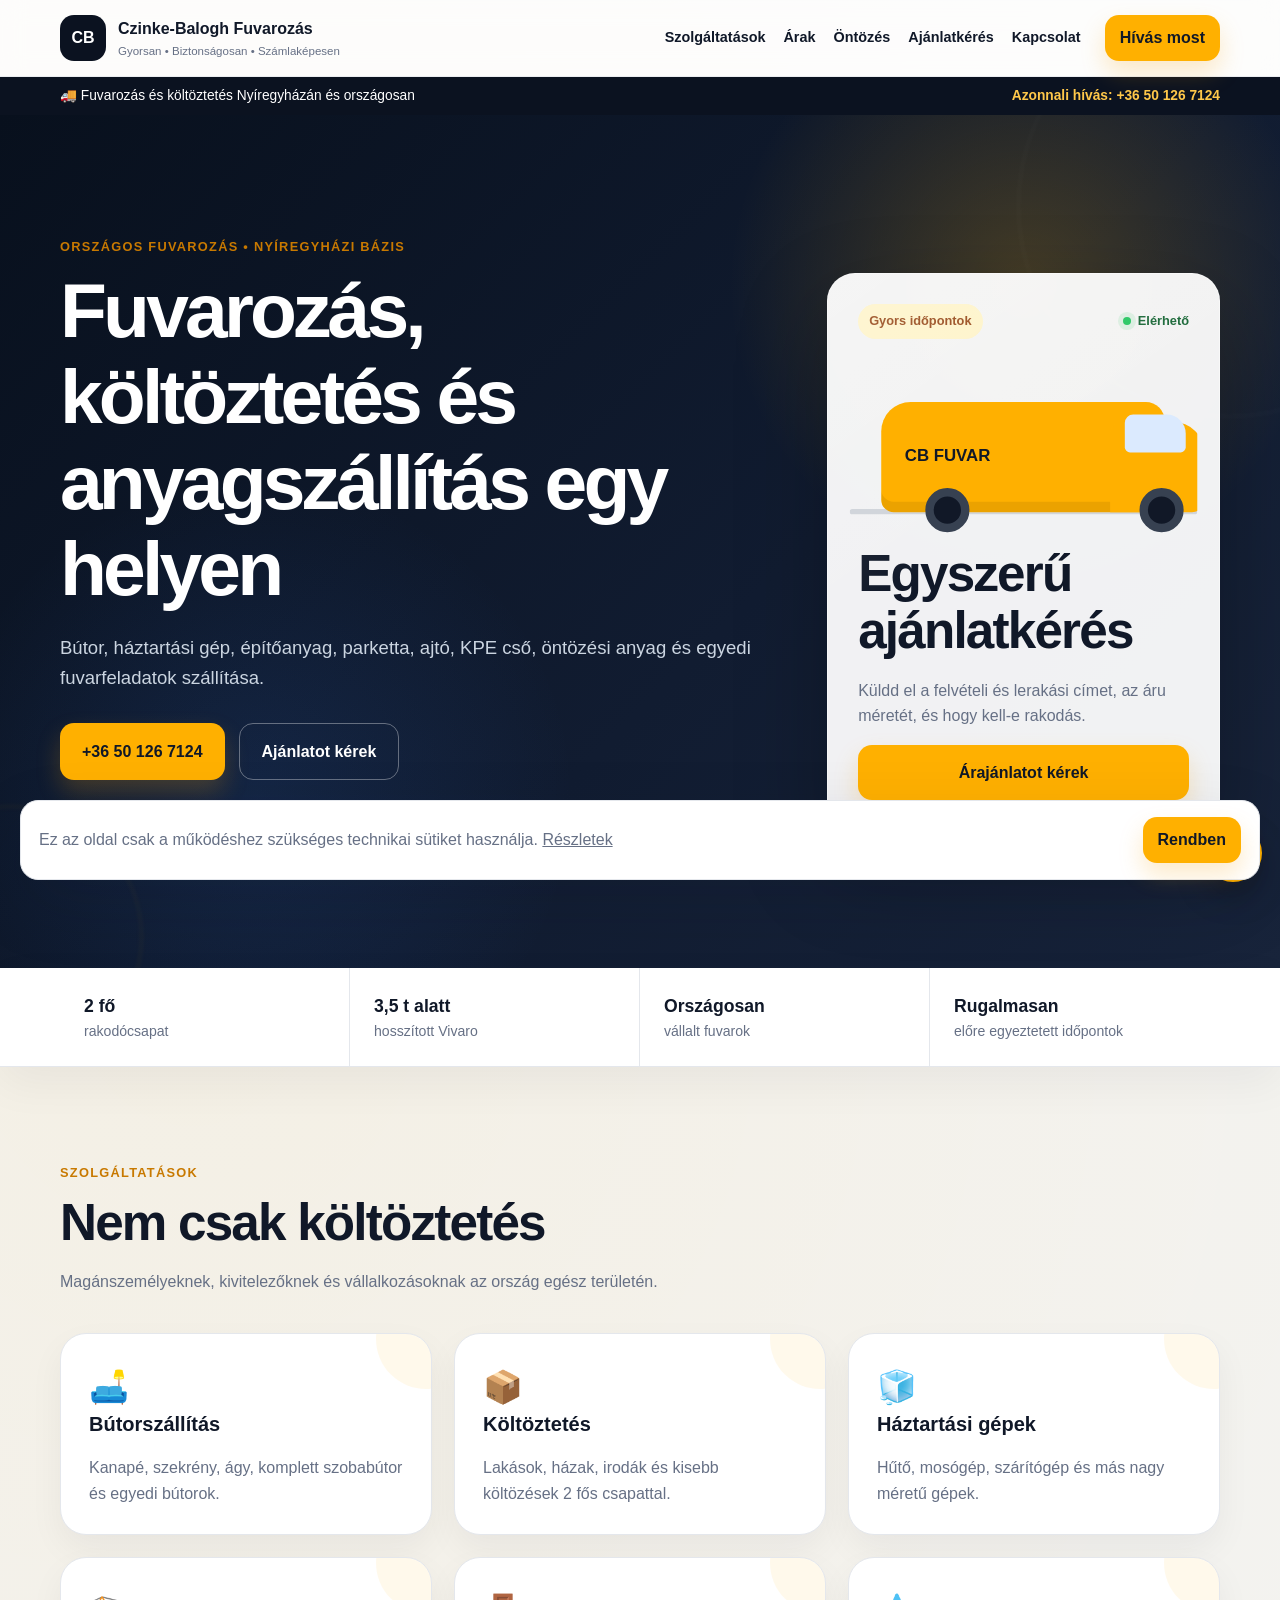
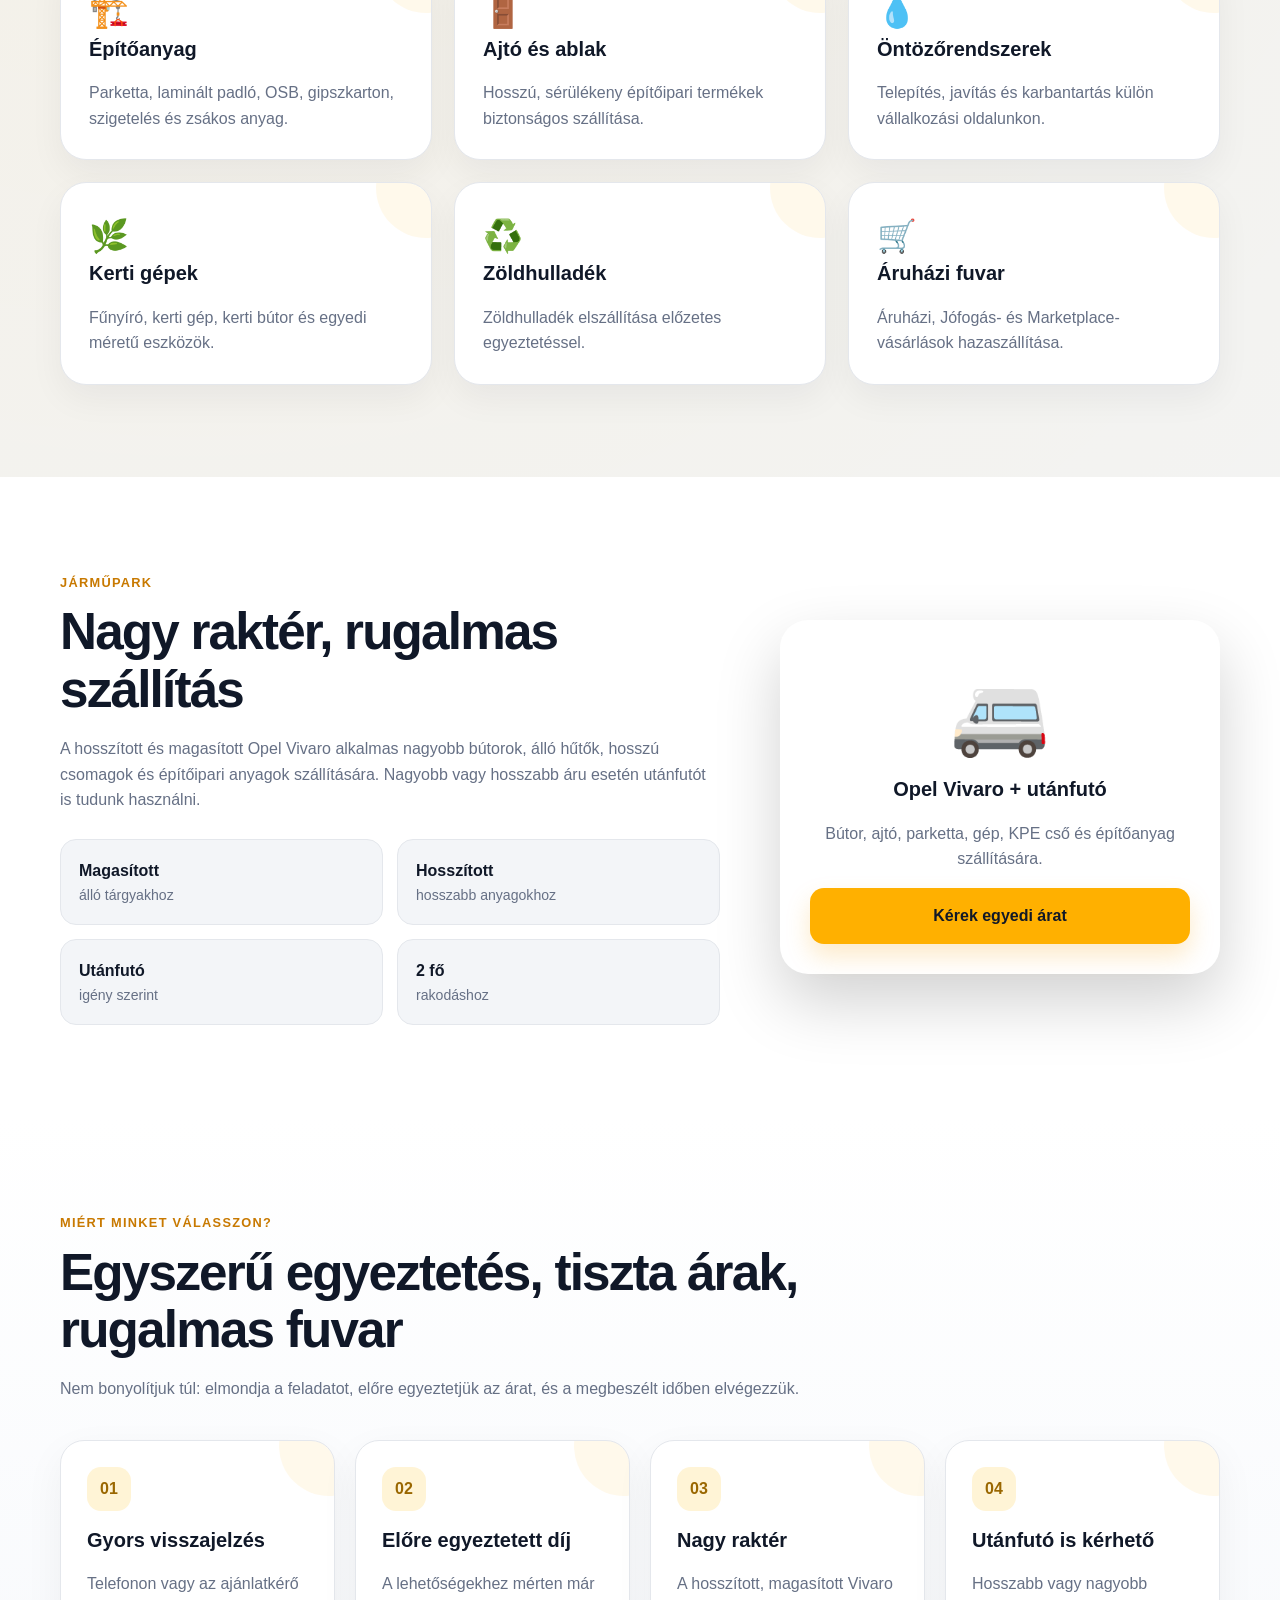
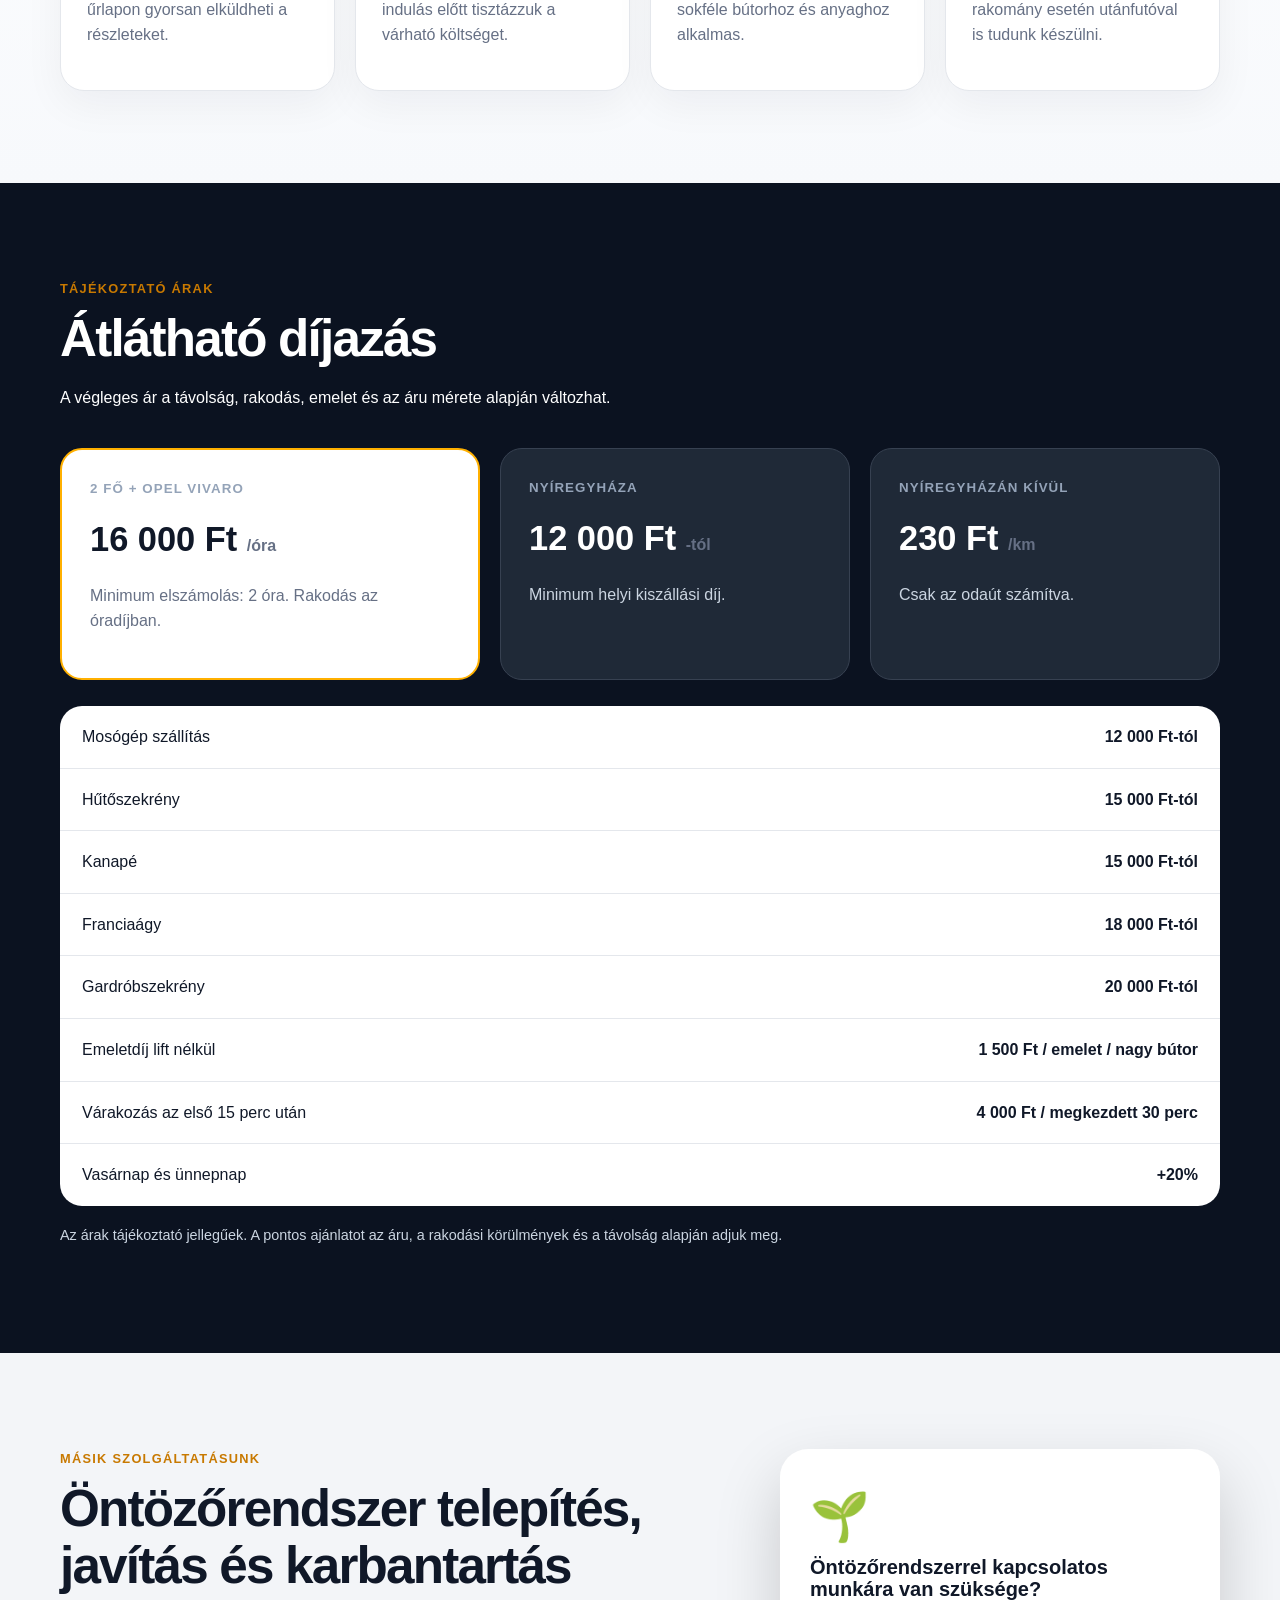
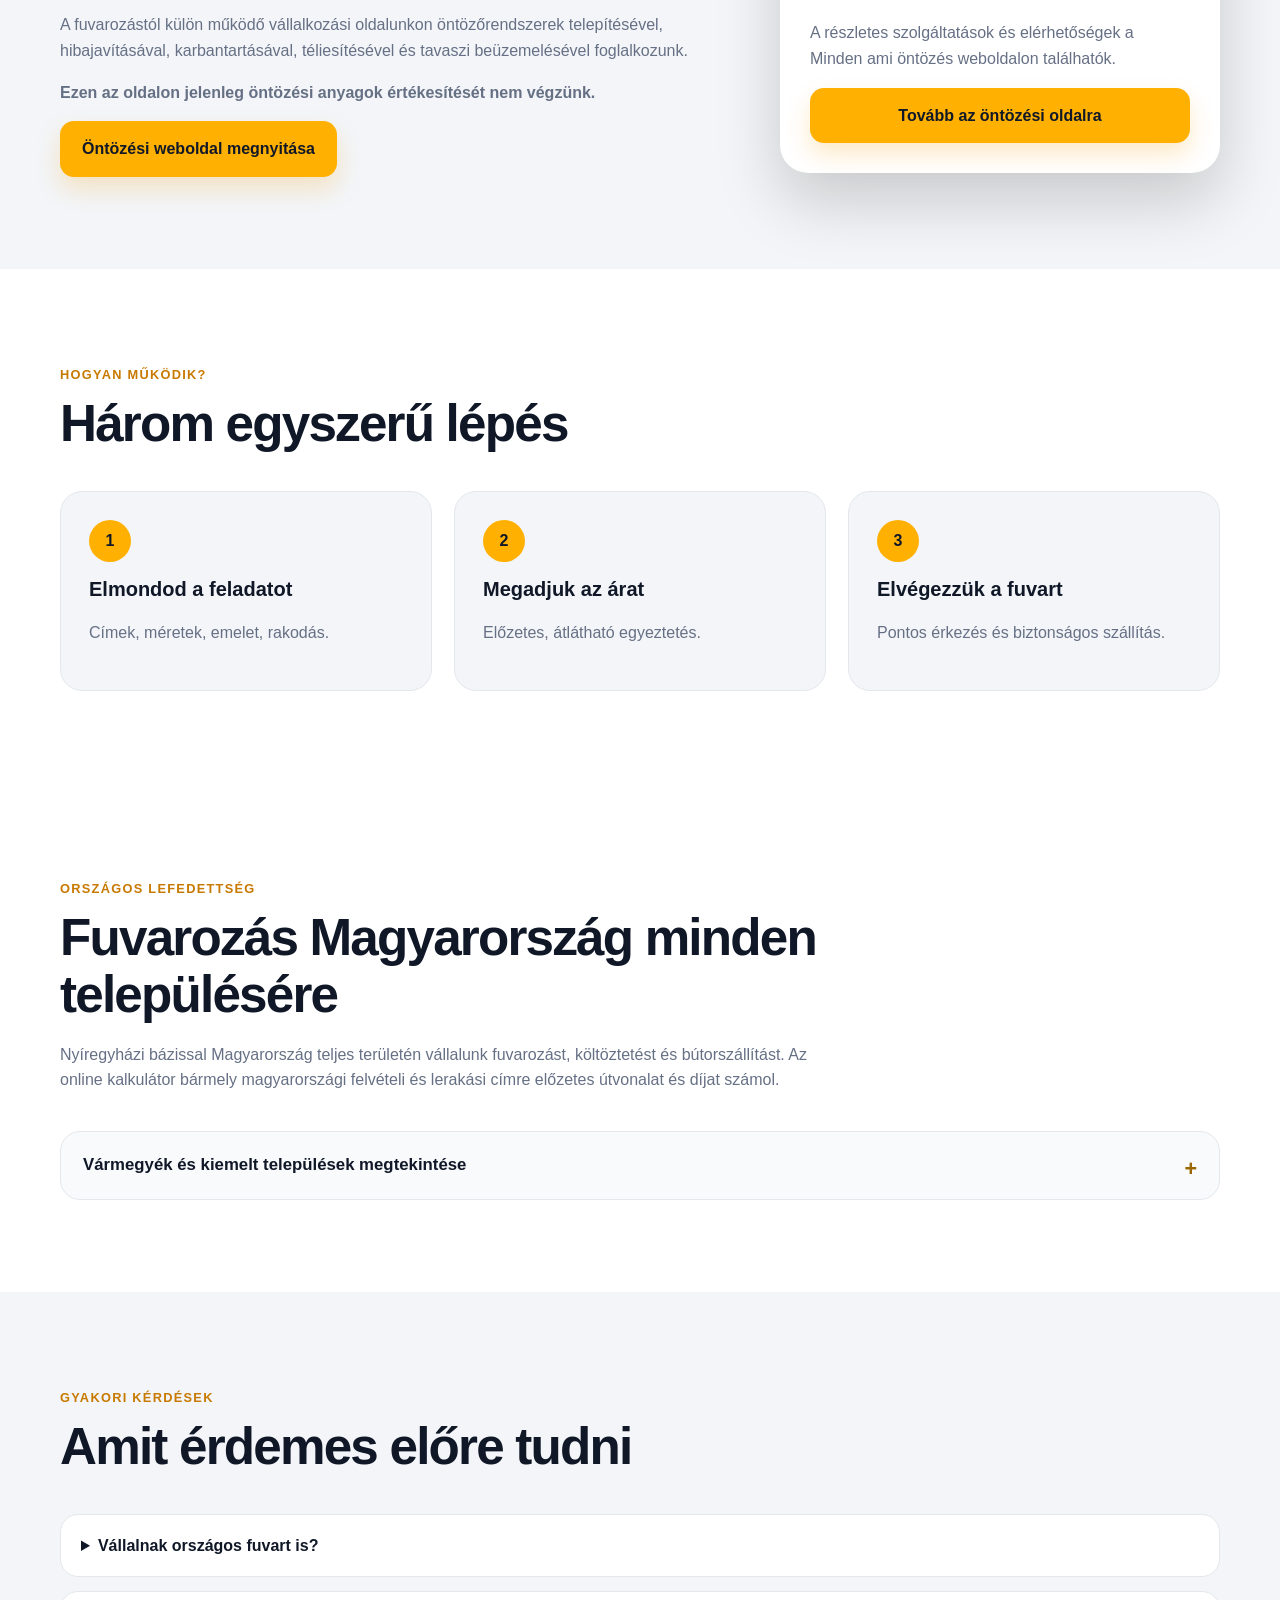
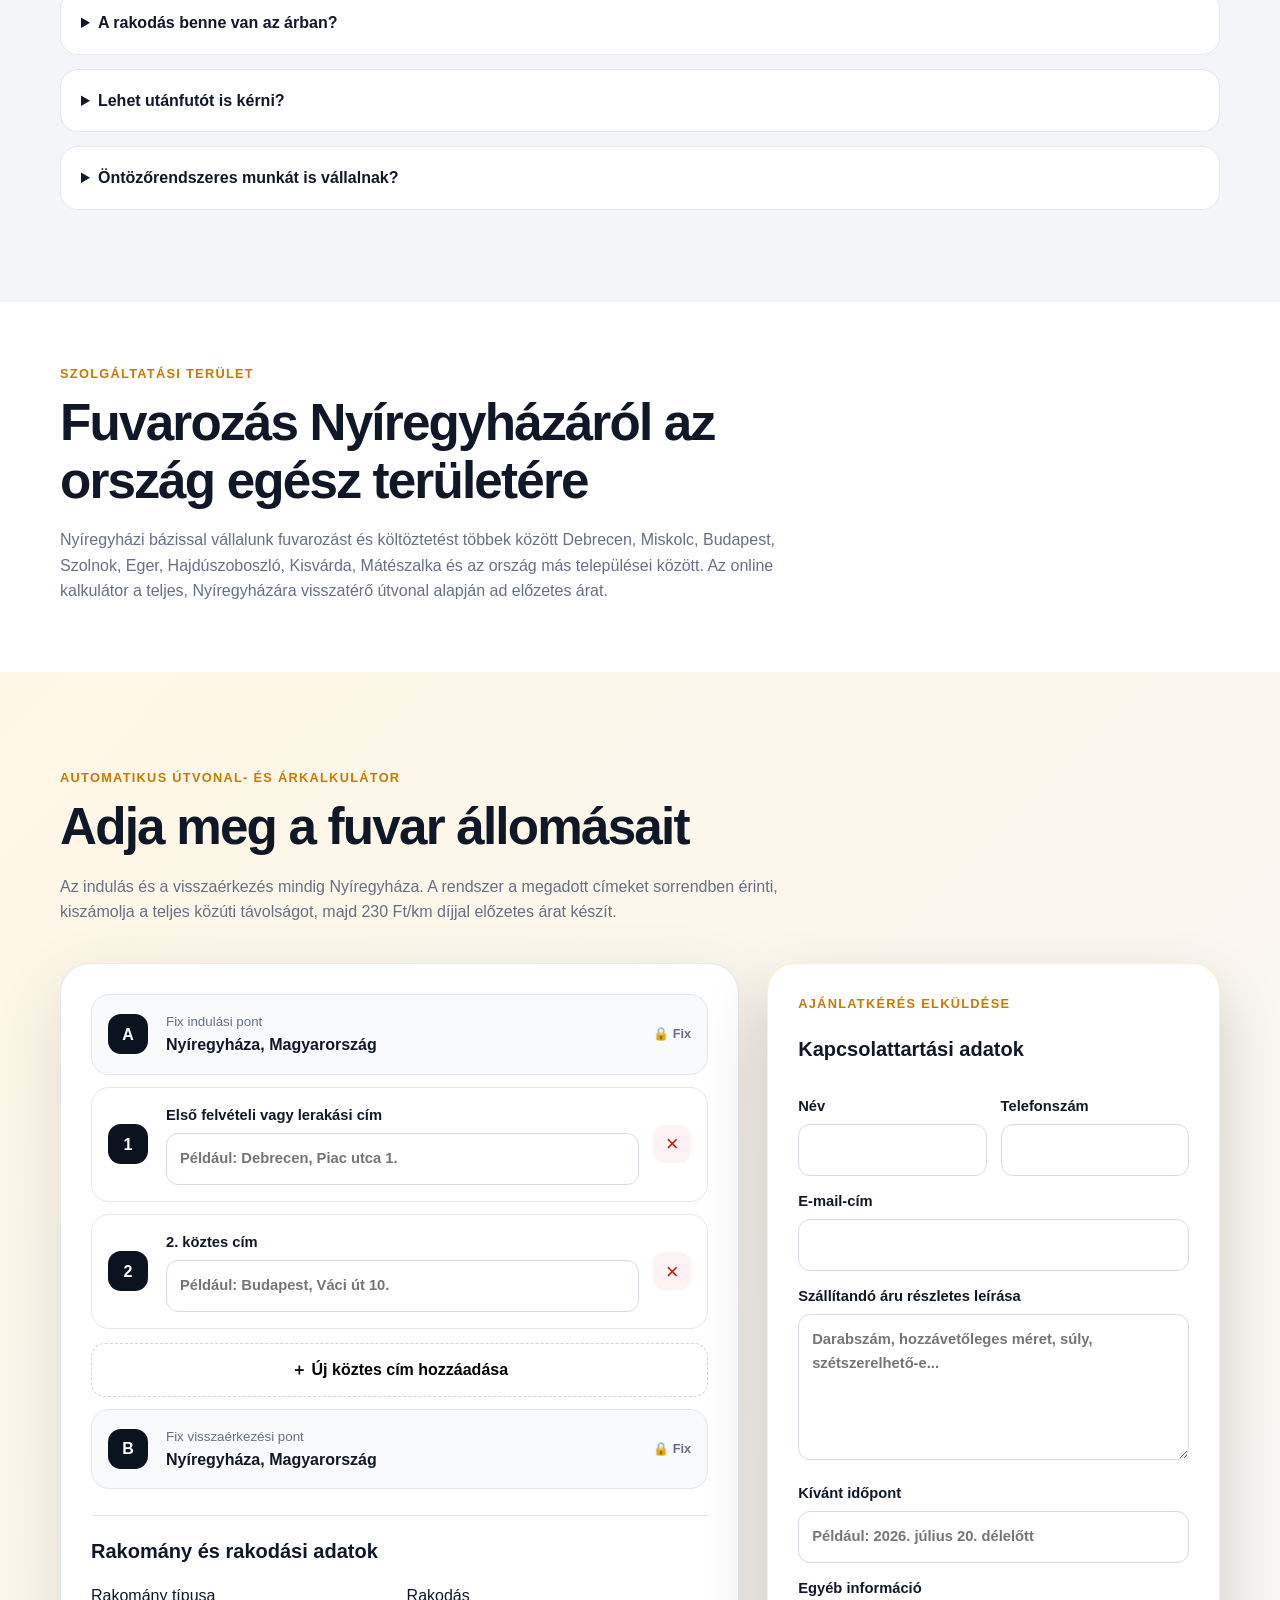
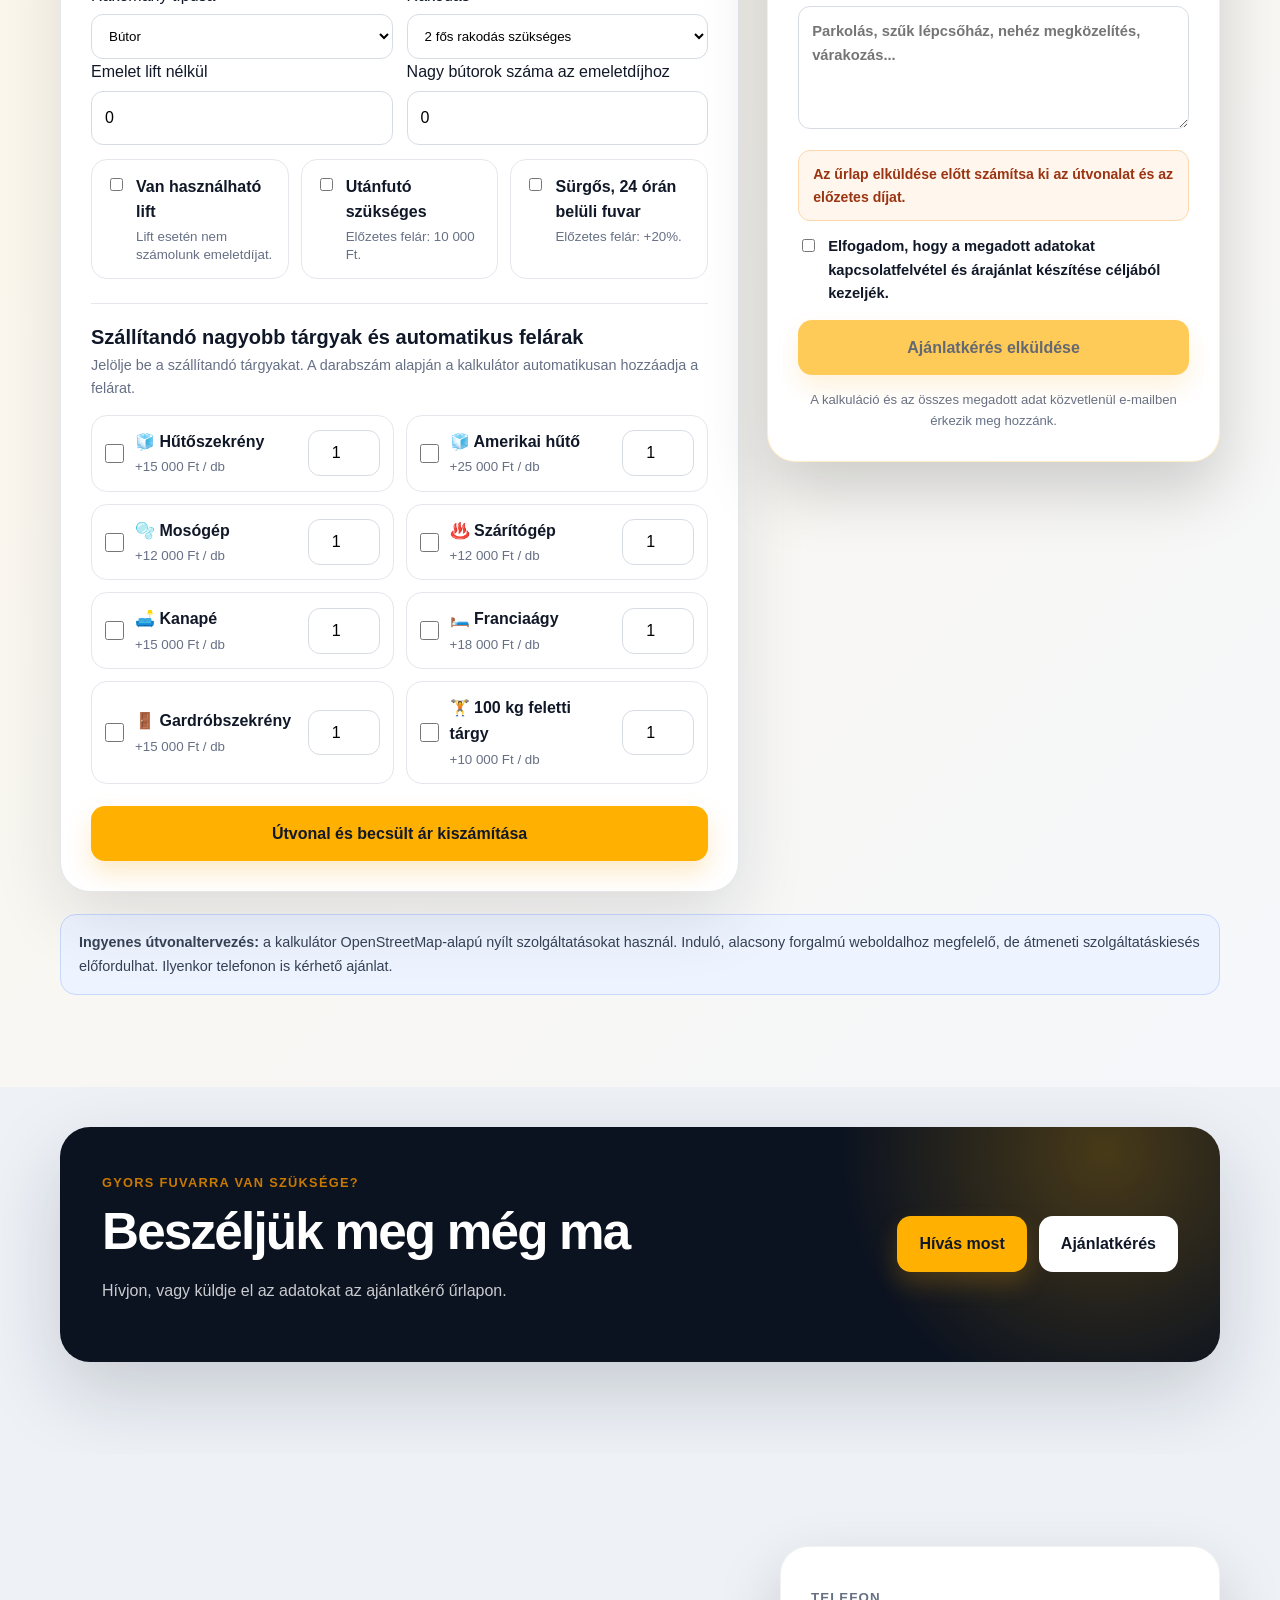
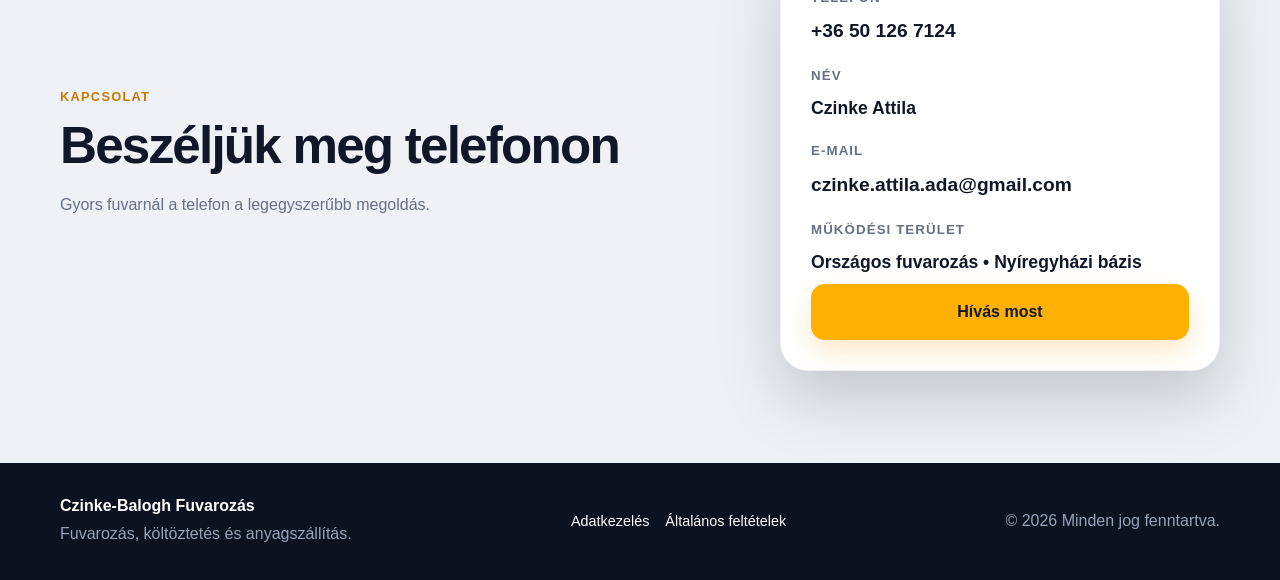
<file: index.html>
<!DOCTYPE html>
<html lang="hu">
<head>
  <!-- Google Analytics 4 -->
  <script async src="https://www.googletagmanager.com/gtag/js?id=G-MKKN1TW5W1"></script>
  <script>
    window.dataLayer = window.dataLayer || [];
    function gtag(){dataLayer.push(arguments);}
    gtag('js', new Date());
    gtag('config', 'G-MKKN1TW5W1');
  </script>

  <meta charset="UTF-8">
  <meta name="viewport" content="width=device-width, initial-scale=1.0">
  <meta name="description" content="Országos fuvarozás, költöztetés, bútorszállítás és háztartási gépek szállítása nyíregyházi bázissal. Online fuvardíj-kalkulátor, 230 Ft/km, gyors ajánlatkérés.">
  <meta name="keywords" content="országos fuvarozás, költöztetés, bútorszállítás, teherszállítás, fuvarozás Nyíregyháza, költöztetés Nyíregyháza, fuvarozás Debrecen, fuvarozás Budapest, hűtőszekrény szállítás, mosógép szállítás, online fuvardíj kalkulátor">
  <meta name="author" content="Czinke-Balogh Fuvarozás">
  <meta name="theme-color" content="#111827">

  <meta property="og:title" content="Czinke-Balogh Fuvarozás | Országos fuvarozás és költöztetés">
  <meta property="og:description" content="Országos fuvarozás nyíregyházi bázissal. Költöztetés, bútorszállítás, háztartási gépek és online fuvardíj-kalkulátor 230 Ft/km díjjal.">
  <meta property="og:type" content="website">
  <meta property="og:url" content="https://czinke-balogh-fuvarozas.hu/">
  <meta property="og:image" content="https://czinke-balogh-fuvarozas.hu/social-preview-fuvarozas-v2.png?v=2">

  <link rel="canonical" href="https://czinke-balogh-fuvarozas.hu/">
  <link rel="icon" href="favicon.svg" type="image/svg+xml">
  <title>Országos fuvarozás és költöztetés | Czinke-Balogh Fuvarozás</title>

  <meta name="robots" content="index,follow,max-image-preview:large,max-snippet:-1,max-video-preview:-1">
  <meta name="geo.region" content="HU-SZ">
  <meta name="geo.placename" content="Nyíregyháza">
  <meta name="language" content="hu">
  <meta property="og:locale" content="hu_HU">
  <meta property="og:site_name" content="Czinke-Balogh Fuvarozás">
  <meta name="twitter:card" content="summary_large_image">
  <meta name="twitter:title" content="Czinke-Balogh Fuvarozás | Országos fuvarozás">
  <meta name="twitter:description" content="Költöztetés, bútorszállítás és automatikus online fuvardíj-kalkulátor nyíregyházi bázissal.">

  <link rel="alternate" hreflang="hu-HU" href="https://czinke-balogh-fuvarozas.hu/">
  <link rel="alternate" hreflang="x-default" href="https://czinke-balogh-fuvarozas.hu/">
  <meta name="googlebot" content="index,follow,max-image-preview:large,max-snippet:-1,max-video-preview:-1">
  <meta name="bingbot" content="index,follow">
  <link rel="stylesheet" href="styles.css">

  <script type="application/ld+json">
{
  "@context": "https://schema.org",
  "@graph": [
    {
      "@type": [
        "LocalBusiness",
        "MovingCompany"
      ],
      "@id": "https://czinke-balogh-fuvarozas.hu/#business",
      "name": "Czinke-Balogh Fuvarozás",
      "url": "https://czinke-balogh-fuvarozas.hu/",
      "telephone": "+36 50 126 7124",
      "email": "czinke.attila.ada@gmail.com",
      "image": "https://czinke-balogh-fuvarozas.hu/social-preview-fuvarozas-v2.png?v=2",
      "logo": "https://czinke-balogh-fuvarozas.hu/favicon.svg",
      "description": "Országos fuvarozás, költöztetés, bútorszállítás, háztartási gépek és építőanyagok szállítása nyíregyházi bázissal.",
      "priceRange": "$$",
      "address": {
        "@type": "PostalAddress",
        "addressLocality": "Nyíregyháza",
        "addressRegion": "Szabolcs-Szatmár-Bereg",
        "addressCountry": "HU"
      },
      "areaServed": [
        {
          "@type": "Country",
          "name": "Magyarország"
        },
        {
          "@type": "AdministrativeArea",
          "name": "Bács-Kiskun vármegye"
        },
        {
          "@type": "AdministrativeArea",
          "name": "Baranya vármegye"
        },
        {
          "@type": "AdministrativeArea",
          "name": "Békés vármegye"
        },
        {
          "@type": "AdministrativeArea",
          "name": "Borsod-Abaúj-Zemplén vármegye"
        },
        {
          "@type": "AdministrativeArea",
          "name": "Csongrád-Csanád vármegye"
        },
        {
          "@type": "AdministrativeArea",
          "name": "Fejér vármegye"
        },
        {
          "@type": "AdministrativeArea",
          "name": "Győr-Moson-Sopron vármegye"
        },
        {
          "@type": "AdministrativeArea",
          "name": "Hajdú-Bihar vármegye"
        },
        {
          "@type": "AdministrativeArea",
          "name": "Heves vármegye"
        },
        {
          "@type": "AdministrativeArea",
          "name": "Jász-Nagykun-Szolnok vármegye"
        },
        {
          "@type": "AdministrativeArea",
          "name": "Komárom-Esztergom vármegye"
        },
        {
          "@type": "AdministrativeArea",
          "name": "Nógrád vármegye"
        },
        {
          "@type": "AdministrativeArea",
          "name": "Pest vármegye"
        },
        {
          "@type": "AdministrativeArea",
          "name": "Somogy vármegye"
        },
        {
          "@type": "AdministrativeArea",
          "name": "Szabolcs-Szatmár-Bereg vármegye"
        },
        {
          "@type": "AdministrativeArea",
          "name": "Tolna vármegye"
        },
        {
          "@type": "AdministrativeArea",
          "name": "Vas vármegye"
        },
        {
          "@type": "AdministrativeArea",
          "name": "Veszprém vármegye"
        },
        {
          "@type": "AdministrativeArea",
          "name": "Zala vármegye"
        },
        {
          "@type": "AdministrativeArea",
          "name": "Budapest"
        },
        {
          "@type": "City",
          "name": "Nyíregyháza"
        },
        {
          "@type": "City",
          "name": "Debrecen"
        },
        {
          "@type": "City",
          "name": "Miskolc"
        },
        {
          "@type": "City",
          "name": "Budapest"
        },
        {
          "@type": "City",
          "name": "Eger"
        },
        {
          "@type": "City",
          "name": "Szolnok"
        },
        {
          "@type": "City",
          "name": "Kecskemét"
        },
        {
          "@type": "City",
          "name": "Szeged"
        },
        {
          "@type": "City",
          "name": "Békéscsaba"
        },
        {
          "@type": "City",
          "name": "Győr"
        },
        {
          "@type": "City",
          "name": "Pécs"
        },
        {
          "@type": "City",
          "name": "Székesfehérvár"
        },
        {
          "@type": "City",
          "name": "Tatabánya"
        },
        {
          "@type": "City",
          "name": "Veszprém"
        },
        {
          "@type": "City",
          "name": "Zalaegerszeg"
        },
        {
          "@type": "City",
          "name": "Szombathely"
        },
        {
          "@type": "City",
          "name": "Kaposvár"
        },
        {
          "@type": "City",
          "name": "Sopron"
        },
        {
          "@type": "City",
          "name": "Dunaújváros"
        },
        {
          "@type": "City",
          "name": "Érd"
        },
        {
          "@type": "City",
          "name": "Salgótarján"
        },
        {
          "@type": "City",
          "name": "Hódmezővásárhely"
        },
        {
          "@type": "City",
          "name": "Nagykanizsa"
        },
        {
          "@type": "City",
          "name": "Siófok"
        },
        {
          "@type": "City",
          "name": "Esztergom"
        },
        {
          "@type": "City",
          "name": "Cegléd"
        },
        {
          "@type": "City",
          "name": "Gödöllő"
        },
        {
          "@type": "City",
          "name": "Vác"
        },
        {
          "@type": "City",
          "name": "Jászberény"
        },
        {
          "@type": "City",
          "name": "Karcag"
        },
        {
          "@type": "City",
          "name": "Gyöngyös"
        },
        {
          "@type": "City",
          "name": "Kazincbarcika"
        },
        {
          "@type": "City",
          "name": "Tiszaújváros"
        },
        {
          "@type": "City",
          "name": "Ózd"
        },
        {
          "@type": "City",
          "name": "Szerencs"
        },
        {
          "@type": "City",
          "name": "Tokaj"
        },
        {
          "@type": "City",
          "name": "Kisvárda"
        },
        {
          "@type": "City",
          "name": "Mátészalka"
        },
        {
          "@type": "City",
          "name": "Nyírbátor"
        },
        {
          "@type": "City",
          "name": "Vásárosnamény"
        },
        {
          "@type": "City",
          "name": "Fehérgyarmat"
        },
        {
          "@type": "City",
          "name": "Hajdúböszörmény"
        },
        {
          "@type": "City",
          "name": "Hajdúnánás"
        },
        {
          "@type": "City",
          "name": "Hajdúszoboszló"
        },
        {
          "@type": "City",
          "name": "Balmazújváros"
        },
        {
          "@type": "City",
          "name": "Berettyóújfalu"
        },
        {
          "@type": "City",
          "name": "Püspökladány"
        },
        {
          "@type": "City",
          "name": "Derecske"
        },
        {
          "@type": "City",
          "name": "Nádudvar"
        },
        {
          "@type": "City",
          "name": "Tiszavasvári"
        },
        {
          "@type": "City",
          "name": "Újfehértó"
        },
        {
          "@type": "City",
          "name": "Nagykálló"
        },
        {
          "@type": "City",
          "name": "Ibrány"
        },
        {
          "@type": "City",
          "name": "Kemecse"
        },
        {
          "@type": "City",
          "name": "Záhony"
        },
        {
          "@type": "City",
          "name": "Baktalórántháza"
        }
      ],
      "serviceType": [
        "Országos fuvarozás",
        "Költöztetés",
        "Bútorszállítás",
        "Háztartási gépek szállítása",
        "Építőanyag-szállítás",
        "Áruházi fuvar",
        "Utánfutós szállítás"
      ],
      "hasOfferCatalog": {
        "@type": "OfferCatalog",
        "name": "Fuvarozási szolgáltatások",
        "itemListElement": [
          {
            "@type": "Offer",
            "itemOffered": {
              "@type": "Service",
              "name": "Országos fuvarozás"
            }
          },
          {
            "@type": "Offer",
            "itemOffered": {
              "@type": "Service",
              "name": "Költöztetés"
            }
          },
          {
            "@type": "Offer",
            "itemOffered": {
              "@type": "Service",
              "name": "Bútorszállítás"
            }
          },
          {
            "@type": "Offer",
            "itemOffered": {
              "@type": "Service",
              "name": "Hűtőszekrény és mosógép szállítás"
            }
          }
        ]
      }
    },
    {
      "@type": "WebSite",
      "@id": "https://czinke-balogh-fuvarozas.hu/#website",
      "url": "https://czinke-balogh-fuvarozas.hu/",
      "name": "Czinke-Balogh Fuvarozás",
      "inLanguage": "hu-HU",
      "publisher": {
        "@id": "https://czinke-balogh-fuvarozas.hu/#business"
      }
    },
    {
      "@type": "WebPage",
      "@id": "https://czinke-balogh-fuvarozas.hu/#webpage",
      "url": "https://czinke-balogh-fuvarozas.hu/",
      "name": "Országos fuvarozás és költöztetés",
      "isPartOf": {
        "@id": "https://czinke-balogh-fuvarozas.hu/#website"
      },
      "about": {
        "@id": "https://czinke-balogh-fuvarozas.hu/#business"
      },
      "inLanguage": "hu-HU"
    },
    {
      "@type": "FAQPage",
      "mainEntity": [
        {
          "@type": "Question",
          "name": "Magyarország teljes területén vállalnak fuvarozást?",
          "acceptedAnswer": {
            "@type": "Answer",
            "text": "Igen. Nyíregyházi bázissal Magyarország minden vármegyéjében, városában és községében vállalunk előre egyeztetett fuvarozást."
          }
        },
        {
          "@type": "Question",
          "name": "Hogyan számítja ki az oldal az előzetes fuvardíjat?",
          "acceptedAnswer": {
            "@type": "Answer",
            "text": "Az online kalkulátor a Nyíregyházáról induló és oda visszatérő teljes közúti útvonalat számolja ki, majd 230 Ft/km díjjal, valamint a kiválasztott tárgyfelárakkal készít előzetes becslést."
          }
        },
        {
          "@type": "Question",
          "name": "Milyen tárgyak szállítása választható az online kalkulátorban?",
          "acceptedAnswer": {
            "@type": "Answer",
            "text": "Külön választható többek között hűtőszekrény, amerikai hűtő, mosógép, szárítógép, kanapé, franciaágy, gardróbszekrény és 100 kilogramm feletti nehéz tárgy."
          }
        }
      ]
    }
  ]
}
  </script>
  <meta property="og:image:secure_url" content="https://czinke-balogh-fuvarozas.hu/social-preview-fuvarozas-v2.png?v=2">
  <meta property="og:image:type" content="image/png">
  <meta property="og:image:width" content="1200">
  <meta property="og:image:height" content="630">
  <meta property="og:image:alt" content="Czinke-Balogh Fuvarozás – országos fuvarozás és költöztetés">
  <meta name="twitter:image" content="https://czinke-balogh-fuvarozas.hu/social-preview-fuvarozas-v2.png?v=2">
</head>
<body>
  <header class="header">
    <div class="container nav">
      <a class="logo" href="#kezdolap" aria-label="Czinke-Balogh Fuvarozás főoldal">
        <span class="logo-mark">CB</span>
        <span class="logo-text">
          <strong>Czinke-Balogh Fuvarozás</strong>
          <small>Gyorsan • Biztonságosan • Számlaképesen</small>
        </span>
      </a>

      <button class="menu-btn" aria-label="Menü megnyitása" aria-expanded="false">☰</button>

      <nav class="menu" aria-label="Fő navigáció">
        <a href="#szolgaltatasok">Szolgáltatások</a>
        <a href="#arak">Árak</a>
        <a href="#ontozes">Öntözés</a>
        <a href="#ajanlat">Ajánlatkérés</a>
        <a href="#kapcsolat">Kapcsolat</a>
      </nav>

      <a class="button small desktop-call" href="tel:+36501267124">Hívás most</a>
    </div>
  </header>
  <div class="top-ribbon">
    <div class="container ribbon-inner">
      <span>🚚 Fuvarozás és költöztetés Nyíregyházán és országosan</span>
      <a href="tel:+36501267124">Azonnali hívás: +36 50 126 7124</a>
    </div>
  </div>

  <main>
    <section id="kezdolap" class="hero">
      <div class="container hero-grid">
        <div class="hero-copy reveal">
          <span class="tag">Országos fuvarozás • Nyíregyházi bázis</span>
          <h1>Fuvarozás, költöztetés és anyagszállítás egy helyen</h1>
          <p class="lead">Bútor, háztartási gép, építőanyag, parketta, ajtó, KPE cső, öntözési anyag és egyedi fuvarfeladatok szállítása.</p>

          <div class="actions">
            <a class="button" href="tel:+36501267124">+36 50 126 7124</a>
            <a class="button ghost" href="#ajanlat">Ajánlatot kérek</a>
          </div>

          <div class="features">
            <span>✓ 2 fős rakodócsapat</span>
            <span>✓ Hosszított, magasított Opel Vivaro</span>
            <span>✓ Utánfutó igény szerint</span>
            <span>✓ Számlaképes vállalkozás</span>
          </div>
        </div>

        <div class="hero-panel reveal">
          <div class="hero-panel-top">
            <span class="badge">Gyors időpontok</span>
            <span class="availability-dot">Elérhető</span>
          </div>
          <div class="van-visual" aria-hidden="true">
            <div class="road"></div>
            <div class="van-shape">
              <span class="van-brand">CB FUVAR</span>
              <span class="window"></span>
              <span class="wheel wheel-a"></span>
              <span class="wheel wheel-b"></span>
            </div>
          </div>
          <h2>Egyszerű ajánlatkérés</h2>
          <p>Küldd el a felvételi és lerakási címet, az áru méretét, és hogy kell-e rakodás.</p>
          <a class="button full" href="#ajanlat">Árajánlatot kérek</a>
        </div>
      </div>
    </section>

    <section class="trustbar">
      <div class="container trust-grid">
        <div><strong>2 fő</strong><span>rakodócsapat</span></div>
        <div><strong>3,5 t alatt</strong><span>hosszított Vivaro</span></div>
        <div><strong>Országosan</strong><span>vállalt fuvarok</span></div>
        <div><strong>Rugalmasan</strong><span>előre egyeztetett időpontok</span></div>
      </div>
    </section>

    <section id="szolgaltatasok" class="section">
      <div class="container">
        <div class="section-head reveal">
          <span class="tag">Szolgáltatások</span>
          <h2>Nem csak költöztetés</h2>
          <p>Magánszemélyeknek, kivitelezőknek és vállalkozásoknak az ország egész területén.</p>
        </div>

        <div class="cards">
          <article class="service-card reveal"><span>🛋️</span><h3>Bútorszállítás</h3><p>Kanapé, szekrény, ágy, komplett szobabútor és egyedi bútorok.</p></article>
          <article class="service-card reveal"><span>📦</span><h3>Költöztetés</h3><p>Lakások, házak, irodák és kisebb költözések 2 fős csapattal.</p></article>
          <article class="service-card reveal"><span>🧊</span><h3>Háztartási gépek</h3><p>Hűtő, mosógép, szárítógép és más nagy méretű gépek.</p></article>
          <article class="service-card reveal"><span>🏗️</span><h3>Építőanyag</h3><p>Parketta, laminált padló, OSB, gipszkarton, szigetelés és zsákos anyag.</p></article>
          <article class="service-card reveal"><span>🚪</span><h3>Ajtó és ablak</h3><p>Hosszú, sérülékeny építőipari termékek biztonságos szállítása.</p></article>
          <article class="service-card reveal"><span>💧</span><h3>Öntözőrendszerek</h3><p>Telepítés, javítás és karbantartás külön vállalkozási oldalunkon.</p></article>
          <article class="service-card reveal"><span>🌿</span><h3>Kerti gépek</h3><p>Fűnyíró, kerti gép, kerti bútor és egyedi méretű eszközök.</p></article>
          <article class="service-card reveal"><span>♻️</span><h3>Zöldhulladék</h3><p>Zöldhulladék elszállítása előzetes egyeztetéssel.</p></article>
          <article class="service-card reveal"><span>🛒</span><h3>Áruházi fuvar</h3><p>Áruházi, Jófogás- és Marketplace-vásárlások hazaszállítása.</p></article>
        </div>
      </div>
    </section>

    <section class="section fleet">
      <div class="container split">
        <div class="reveal">
          <span class="tag">Járműpark</span>
          <h2>Nagy raktér, rugalmas szállítás</h2>
          <p>A hosszított és magasított Opel Vivaro alkalmas nagyobb bútorok, álló hűtők, hosszú csomagok és építőipari anyagok szállítására. Nagyobb vagy hosszabb áru esetén utánfutót is tudunk használni.</p>
          <div class="spec-grid">
            <div><strong>Magasított</strong><span>álló tárgyakhoz</span></div>
            <div><strong>Hosszított</strong><span>hosszabb anyagokhoz</span></div>
            <div><strong>Utánfutó</strong><span>igény szerint</span></div>
            <div><strong>2 fő</strong><span>rakodáshoz</span></div>
          </div>
        </div>
        <div class="fleet-card reveal">
          <div class="fleet-icon">🚐</div>
          <h3>Opel Vivaro + utánfutó</h3>
          <p>Bútor, ajtó, parketta, gép, KPE cső és építőanyag szállítására.</p>
          <a class="button full" href="#ajanlat">Kérek egyedi árat</a>
        </div>
      </div>
    </section>

    <section class="section why-us">
  <div class="container">
    <div class="section-head reveal">
      <span class="tag">Miért minket válasszon?</span>
      <h2>Egyszerű egyeztetés, tiszta árak, rugalmas fuvar</h2>
      <p>Nem bonyolítjuk túl: elmondja a feladatot, előre egyeztetjük az árat, és a megbeszélt időben elvégezzük.</p>
    </div>

    <div class="benefit-grid">
      <article class="benefit-card reveal">
        <span class="benefit-number">01</span>
        <h3>Gyors visszajelzés</h3>
        <p>Telefonon vagy az ajánlatkérő űrlapon gyorsan elküldheti a részleteket.</p>
      </article>
      <article class="benefit-card reveal">
        <span class="benefit-number">02</span>
        <h3>Előre egyeztetett díj</h3>
        <p>A lehetőségekhez mérten már indulás előtt tisztázzuk a várható költséget.</p>
      </article>
      <article class="benefit-card reveal">
        <span class="benefit-number">03</span>
        <h3>Nagy raktér</h3>
        <p>A hosszított, magasított Vivaro sokféle bútorhoz és anyaghoz alkalmas.</p>
      </article>
      <article class="benefit-card reveal">
        <span class="benefit-number">04</span>
        <h3>Utánfutó is kérhető</h3>
        <p>Hosszabb vagy nagyobb rakomány esetén utánfutóval is tudunk készülni.</p>
      </article>
    </div>
  </div>
</section>

<section id="arak" class="section dark">
      <div class="container">
        <div class="section-head light reveal">
          <span class="tag">Tájékoztató árak</span>
          <h2>Átlátható díjazás</h2>
          <p>A végleges ár a távolság, rakodás, emelet és az áru mérete alapján változhat.</p>
        </div>

        <div class="price-top">
          <div class="price-card featured reveal">
            <small>2 fő + Opel Vivaro</small>
            <strong>16 000 Ft <span>/óra</span></strong>
            <p>Minimum elszámolás: 2 óra. Rakodás az óradíjban.</p>
          </div>
          <div class="price-card reveal">
            <small>Nyíregyháza</small>
            <strong>12 000 Ft <span>-tól</span></strong>
            <p>Minimum helyi kiszállási díj.</p>
          </div>
          <div class="price-card reveal">
            <small>Nyíregyházán kívül</small>
            <strong>230 Ft <span>/km</span></strong>
            <p>Csak az odaút számítva.</p>
          </div>
        </div>

        <div class="price-list reveal">
          <div><span>Mosógép szállítás</span><b>12 000 Ft-tól</b></div>
          <div><span>Hűtőszekrény</span><b>15 000 Ft-tól</b></div>
          <div><span>Kanapé</span><b>15 000 Ft-tól</b></div>
          <div><span>Franciaágy</span><b>18 000 Ft-tól</b></div>
          <div><span>Gardróbszekrény</span><b>20 000 Ft-tól</b></div>
          <div><span>Emeletdíj lift nélkül</span><b>1 500 Ft / emelet / nagy bútor</b></div>
          <div><span>Várakozás az első 15 perc után</span><b>4 000 Ft / megkezdett 30 perc</b></div>
          <div><span>Vasárnap és ünnepnap</span><b>+20%</b></div>
        </div>

        <p class="price-note">Az árak tájékoztató jellegűek. A pontos ajánlatot az áru, a rakodási körülmények és a távolság alapján adjuk meg.</p>
      </div>
    </section>

    <section id="ontozes" class="section irrigation">
      <div class="container split">
        <div class="reveal">
          <span class="tag">Másik szolgáltatásunk</span>
          <h2>Öntözőrendszer telepítés, javítás és karbantartás</h2>
          <p>
            A fuvarozástól külön működő vállalkozási oldalunkon öntözőrendszerek
            telepítésével, hibajavításával, karbantartásával, téliesítésével és
            tavaszi beüzemelésével foglalkozunk.
          </p>
          <p><strong>Ezen az oldalon jelenleg öntözési anyagok értékesítését nem végzünk.</strong></p>
          <a class="button" href="https://minden-ami-öntözés.hu" target="_blank" rel="noopener">
            Öntözési weboldal megnyitása
          </a>
        </div>
        <div class="highlight reveal">
          <span>🌱</span>
          <h3>Öntözőrendszerrel kapcsolatos munkára van szüksége?</h3>
          <p>A részletes szolgáltatások és elérhetőségek a Minden ami öntözés weboldalon találhatók.</p>
          <a class="button full" href="https://minden-ami-öntözés.hu" target="_blank" rel="noopener">
            Tovább az öntözési oldalra
          </a>
        </div>
      </div>
    </section>

    <section class="section process">
      <div class="container">
        <div class="section-head reveal">
          <span class="tag">Hogyan működik?</span>
          <h2>Három egyszerű lépés</h2>
        </div>

        <div class="steps">
          <div class="reveal"><b>1</b><h3>Elmondod a feladatot</h3><p>Címek, méretek, emelet, rakodás.</p></div>
          <div class="reveal"><b>2</b><h3>Megadjuk az árat</h3><p>Előzetes, átlátható egyeztetés.</p></div>
          <div class="reveal"><b>3</b><h3>Elvégezzük a fuvart</h3><p>Pontos érkezés és biztonságos szállítás.</p></div>
        </div>
      </div>
    </section>

    
<section class="section nationwide-coverage">
  <div class="container">
    <div class="section-head reveal">
      <span class="tag">Országos lefedettség</span>
      <h2>Fuvarozás Magyarország minden településére</h2>
      <p>
        Nyíregyházi bázissal Magyarország teljes területén vállalunk fuvarozást,
        költöztetést és bútorszállítást. Az online kalkulátor bármely magyarországi
        felvételi és lerakási címre előzetes útvonalat és díjat számol.
      </p>
    </div>

    <details class="coverage-details reveal">
      <summary>Vármegyék és kiemelt települések megtekintése</summary>
      <div class="coverage-content">
        <h3>Vármegyék és Budapest</h3>
        <p>Bács-Kiskun vármegye, Baranya vármegye, Békés vármegye, Borsod-Abaúj-Zemplén vármegye, Csongrád-Csanád vármegye, Fejér vármegye, Győr-Moson-Sopron vármegye, Hajdú-Bihar vármegye, Heves vármegye, Jász-Nagykun-Szolnok vármegye, Komárom-Esztergom vármegye, Nógrád vármegye, Pest vármegye, Somogy vármegye, Szabolcs-Szatmár-Bereg vármegye, Tolna vármegye, Vas vármegye, Veszprém vármegye, Zala vármegye, Budapest.</p>

        <h3>Kiemelt városok és térségek</h3>
        <p>Nyíregyháza, Debrecen, Miskolc, Budapest, Eger, Szolnok, Kecskemét, Szeged, Békéscsaba, Győr, Pécs, Székesfehérvár, Tatabánya, Veszprém, Zalaegerszeg, Szombathely, Kaposvár, Sopron, Dunaújváros, Érd, Salgótarján, Hódmezővásárhely, Nagykanizsa, Siófok, Esztergom, Cegléd, Gödöllő, Vác, Jászberény, Karcag, Gyöngyös, Kazincbarcika, Tiszaújváros, Ózd, Szerencs, Tokaj, Kisvárda, Mátészalka, Nyírbátor, Vásárosnamény, Fehérgyarmat, Hajdúböszörmény, Hajdúnánás, Hajdúszoboszló, Balmazújváros, Berettyóújfalu, Püspökladány, Derecske, Nádudvar, Tiszavasvári, Újfehértó, Nagykálló, Ibrány, Kemecse, Záhony, Baktalórántháza.</p>

        <p class="coverage-note">
          A felsorolás nem korlátozás: Magyarország minden további városába,
          nagyközségébe, községébe és falujába is vállalunk előre egyeztetett fuvart.
        </p>
      </div>
    </details>
  </div>
</section>

<section class="section faq">
      <div class="container">
        <div class="section-head reveal">
          <span class="tag">Gyakori kérdések</span>
          <h2>Amit érdemes előre tudni</h2>
        </div>

        <div class="faq-list">
          <details class="reveal">
            <summary>Vállalnak országos fuvart is?</summary>
            <p>Igen, Nyíregyházáról indulva országosan is vállalunk előre egyeztetett fuvarokat.</p>
          </details>
          <details class="reveal">
            <summary>A rakodás benne van az árban?</summary>
            <p>A 2 fő + furgon óradíj tartalmazza a rakodást. Emelet, különösen nehéz tárgy vagy hosszabb várakozás esetén felár lehet.</p>
          </details>
          <details class="reveal">
            <summary>Lehet utánfutót is kérni?</summary>
            <p>Igen, nagyobb vagy hosszabb áruhoz utánfutó is kérhető előzetes egyeztetéssel.</p>
          </details>
          <details class="reveal">
            <summary>Öntözőrendszeres munkát is vállalnak?</summary>
            <p>Igen, külön vállalkozási oldalunkon öntözőrendszer telepítést, javítást és karbantartást is vállalunk. A részletek a minden-ami-öntözés.hu oldalon találhatók.</p>
          </details>
        </div>
      </div>
    </section>

    <section class="section service-area">
      <div class="container">
        <div class="section-head reveal">
          <span class="tag">Szolgáltatási terület</span>
          <h2>Fuvarozás Nyíregyházáról az ország egész területére</h2>
          <p>
            Nyíregyházi bázissal vállalunk fuvarozást és költöztetést többek között
            Debrecen, Miskolc, Budapest, Szolnok, Eger, Hajdúszoboszló, Kisvárda,
            Mátészalka és az ország más települései között. Az online kalkulátor a
            teljes, Nyíregyházára visszatérő útvonal alapján ad előzetes árat.
          </p>
        </div>
      </div>
    </section>

<section id="ajanlat" class="section quote-section">
  <div class="container">
    <div class="section-head reveal">
      <span class="tag">Automatikus útvonal- és árkalkulátor</span>
      <h2>Adja meg a fuvar állomásait</h2>
      <p>
        Az indulás és a visszaérkezés mindig Nyíregyháza. A rendszer a megadott címeket
        sorrendben érinti, kiszámolja a teljes közúti távolságot, majd 230 Ft/km díjjal
        előzetes árat készít.
      </p>
    </div>

    <div class="calculator-layout">
      <div class="route-calculator reveal">
        <div class="fixed-stop">
          <span class="stop-index">A</span>
          <div>
            <small>Fix indulási pont</small>
            <strong>Nyíregyháza, Magyarország</strong>
          </div>
          <span class="lock-label">🔒 Fix</span>
        </div>

        <div id="routeStops" class="route-stops">
          <div class="route-stop" data-stop>
            <span class="stop-index">1</span>
            <label>
              Első felvételi vagy lerakási cím
              <input type="text" class="route-address" placeholder="Például: Debrecen, Piac utca 1." autocomplete="street-address">
            </label>
            <button type="button" class="remove-stop" aria-label="Cím eltávolítása" title="Cím eltávolítása">×</button>
          </div>

          <div class="route-stop" data-stop>
            <span class="stop-index">2</span>
            <label>
              Következő cím
              <input type="text" class="route-address" placeholder="Például: Budapest, Váci út 10." autocomplete="street-address">
            </label>
            <button type="button" class="remove-stop" aria-label="Cím eltávolítása" title="Cím eltávolítása">×</button>
          </div>
        </div>

        <button id="addStop" class="add-stop-button" type="button">＋ Új köztes cím hozzáadása</button>

        <div class="fixed-stop return-stop">
          <span class="stop-index">B</span>
          <div>
            <small>Fix visszaérkezési pont</small>
            <strong>Nyíregyháza, Magyarország</strong>
          </div>
          <span class="lock-label">🔒 Fix</span>
        </div>

        <div class="cargo-options">
          <h3>Rakomány és rakodási adatok</h3>

          <div class="form-row">
            <label>Rakomány típusa
              <select id="cargoType">
                <option value="Bútor">Bútor</option>
                <option value="Háztartási gép">Háztartási gép</option>
                <option value="Építőanyag">Építőanyag</option>
                <option value="Ajtó vagy ablak">Ajtó vagy ablak</option>
                <option value="Öntözési anyag / KPE cső">Öntözési anyag / KPE cső</option>
                <option value="Kerti gép">Kerti gép</option>
                <option value="Egyéb">Egyéb</option>
              </select>
            </label>

            <label>Rakodás
              <select id="loadingHelp">
                <option value="2 fős rakodás szükséges">2 fős rakodás szükséges</option>
                <option value="Rakodást nem kérek">Rakodást nem kérek</option>
                <option value="Még nem tudom">Még nem tudom</option>
              </select>
            </label>
          </div>

          <div class="form-row">
            <label>Emelet lift nélkül
              <input id="floorCount" type="number" min="0" max="20" value="0">
            </label>

            <label>Nagy bútorok száma az emeletdíjhoz
              <input id="largeItemCount" type="number" min="0" max="30" value="0">
            </label>
          </div>

          <div class="option-grid">
            <label class="option-card">
              <input id="hasLift" type="checkbox">
              <span><strong>Van használható lift</strong><small>Lift esetén nem számolunk emeletdíjat.</small></span>
            </label>

            <label class="option-card">
              <input id="needsTrailer" type="checkbox">
              <span><strong>Utánfutó szükséges</strong><small>Előzetes felár: 10 000 Ft.</small></span>
            </label>

            <label class="option-card">
              <input id="urgentJob" type="checkbox">
              <span><strong>Sürgős, 24 órán belüli fuvar</strong><small>Előzetes felár: +20%.</small></span>
            </label>
          </div>

          <div class="item-extras">
            <h3>Szállítandó nagyobb tárgyak és automatikus felárak</h3>
            <p class="item-extras-help">Jelölje be a szállítandó tárgyakat. A darabszám alapján a kalkulátor automatikusan hozzáadja a felárat.</p>

            <div class="extra-item-grid">
              <label class="extra-item-card">
                <input class="priced-item" type="checkbox" data-name="Hűtőszekrény" data-price="15000">
                <span class="extra-item-main"><strong>🧊 Hűtőszekrény</strong><small>+15 000 Ft / db</small></span>
                <input class="item-quantity" type="number" min="1" max="10" value="1" aria-label="Hűtőszekrény darabszám">
              </label>

              <label class="extra-item-card">
                <input class="priced-item" type="checkbox" data-name="Amerikai hűtő" data-price="25000">
                <span class="extra-item-main"><strong>🧊 Amerikai hűtő</strong><small>+25 000 Ft / db</small></span>
                <input class="item-quantity" type="number" min="1" max="5" value="1" aria-label="Amerikai hűtő darabszám">
              </label>

              <label class="extra-item-card">
                <input class="priced-item" type="checkbox" data-name="Mosógép" data-price="12000">
                <span class="extra-item-main"><strong>🫧 Mosógép</strong><small>+12 000 Ft / db</small></span>
                <input class="item-quantity" type="number" min="1" max="10" value="1" aria-label="Mosógép darabszám">
              </label>

              <label class="extra-item-card">
                <input class="priced-item" type="checkbox" data-name="Szárítógép" data-price="12000">
                <span class="extra-item-main"><strong>♨️ Szárítógép</strong><small>+12 000 Ft / db</small></span>
                <input class="item-quantity" type="number" min="1" max="10" value="1" aria-label="Szárítógép darabszám">
              </label>

              <label class="extra-item-card">
                <input class="priced-item" type="checkbox" data-name="Kanapé" data-price="15000">
                <span class="extra-item-main"><strong>🛋️ Kanapé</strong><small>+15 000 Ft / db</small></span>
                <input class="item-quantity" type="number" min="1" max="10" value="1" aria-label="Kanapé darabszám">
              </label>

              <label class="extra-item-card">
                <input class="priced-item" type="checkbox" data-name="Franciaágy" data-price="18000">
                <span class="extra-item-main"><strong>🛏️ Franciaágy</strong><small>+18 000 Ft / db</small></span>
                <input class="item-quantity" type="number" min="1" max="10" value="1" aria-label="Franciaágy darabszám">
              </label>

              <label class="extra-item-card">
                <input class="priced-item" type="checkbox" data-name="Gardróbszekrény" data-price="20000">
                <span class="extra-item-main"><strong>🚪 Gardróbszekrény</strong><small>+15 000 Ft / db</small></span>
                <input class="item-quantity" type="number" min="1" max="10" value="1" aria-label="Gardróbszekrény darabszám">
              </label>

              <label class="extra-item-card">
                <input class="priced-item" type="checkbox" data-name="100 kg feletti nehéz tárgy" data-price="10000">
                <span class="extra-item-main"><strong>🏋️ 100 kg feletti tárgy</strong><small>+10 000 Ft / db</small></span>
                <input class="item-quantity" type="number" min="1" max="10" value="1" aria-label="Nehéz tárgy darabszám">
              </label>
            </div>
          </div>
        </div>

        <button id="calculateRoute" class="button full calculate-button" type="button">
          Útvonal és becsült ár kiszámítása
        </button>

        <div id="routeStatus" class="calculator-status" aria-live="polite"></div>

        <div id="routeResult" class="route-result" hidden>
          <div class="result-summary">
            <div><small>Teljes út</small><strong id="totalDistance">–</strong></div>
            <div><small>Becsült menetidő</small><strong id="totalDuration">–</strong></div>
            <div class="price-result"><small>Előzetes becsült díj</small><strong id="estimatedPrice">–</strong></div>
          </div>

          <div id="routeLegs" class="route-legs"></div>

          <div class="calculation-details">
            <div><span>Kilométerdíj</span><strong>230 Ft/km</strong></div>
            <div class="distance-formula-row">
              <span>Távolsági díj számítása</span>
              <strong id="distancePriceFormula">–</strong>
            </div>
            <div><span>Minimum fuvardíj</span><strong>12 000 Ft</strong></div>
            <div id="floorFeeRow"><span>Emeletdíj</span><strong id="floorFee">0 Ft</strong></div>
            <div id="trailerFeeRow"><span>Utánfutó</span><strong id="trailerFee">0 Ft</strong></div>
            <div id="itemExtrasFeeRow"><span>Kiválasztott tárgyak felára</span><strong id="itemExtrasFee">0 Ft</strong></div>
            <div id="urgentFeeRow"><span>Sürgősségi felár</span><strong id="urgentFee">0 Ft</strong></div>
          </div>

          <p class="estimate-warning">
            Ez automatikus, előzetes becslés. A végleges díjat a rakomány pontos mérete,
            tömege, a megközelíthetőség, várakozás és más helyszíni körülmények módosíthatják.
          </p>
        </div>
      </div>

      <form id="quoteForm" class="form-card reveal" action="https://api.web3forms.com/submit" method="POST">
        <input type="hidden" name="access_key" value="b9abf9f0-48c0-4b35-81f8-54f22d9ded20">
        <input type="hidden" name="subject" value="Új fuvarozási árajánlatkérés">
        <input type="hidden" name="from_name" value="Czinke-Balogh Fuvarozás weboldal">
        <input type="hidden" name="redirect" value="https://czinke-balogh-fuvarozas.hu/koszonjuk.html">
        <input type="checkbox" name="botcheck" class="hidden-field" style="display:none">

        <span class="tag">Ajánlatkérés elküldése</span>
        <h3>Kapcsolattartási adatok</h3>
        <input type="hidden" name="_autoresponse" value="Köszönjük a megkeresését! Ajánlatkérése sikeresen megérkezett hozzánk. Hamarosan felvesszük Önnel a kapcsolatot. Üdvözlettel: Czinke-Balogh Fuvarozás">
        <input type="text" name="_honey" class="hidden-field" tabindex="-1" autocomplete="off">

        <input id="routeSummaryField" type="hidden" name="Útvonal">
        <input id="routeLegsField" type="hidden" name="Útszakaszok">
        <input id="distanceField" type="hidden" name="Teljes távolság">
        <input id="durationField" type="hidden" name="Becsült menetidő">
        <input id="priceField" type="hidden" name="Automatikusan becsült díj">
        <input id="calculationField" type="hidden" name="Árkalkuláció részletei">
        <input id="cargoField" type="hidden" name="Rakomány és rakodás">

        <div class="form-row">
          <label>Név
            <input type="text" name="Név" autocomplete="name" required>
          </label>
          <label>Telefonszám
            <input type="tel" name="Telefonszám" autocomplete="tel" required>
          </label>
        </div>

        <label>E-mail-cím
          <input type="email" name="email" autocomplete="email" required>
        </label>

        <label>Szállítandó áru részletes leírása
          <textarea name="Szállítandó áru részletes leírása" rows="5" placeholder="Darabszám, hozzávetőleges méret, súly, szétszerelhető-e..." required></textarea>
        </label>

        <label>Kívánt időpont
          <input type="text" name="Kívánt időpont" placeholder="Például: 2026. július 20. délelőtt">
        </label>

        <label>Egyéb információ
          <textarea name="Egyéb információ" rows="4" placeholder="Parkolás, szűk lépcsőház, nehéz megközelítés, várakozás..."></textarea>
        </label>

        <div id="calculationRequired" class="calculation-required">
          Az űrlap elküldése előtt számítsa ki az útvonalat és az előzetes díjat.
        </div>

        <label class="consent">
          <input type="checkbox" required>
          <span>Elfogadom, hogy a megadott adatokat kapcsolatfelvétel és árajánlat készítése céljából kezeljék.</span>
        </label>

        <div id="formStatus" class="form-status" aria-live="polite"></div>
        <button id="submitButton" class="button full" type="submit" disabled>Ajánlatkérés elküldése</button>

        <p class="form-note">
          A kalkuláció és az összes megadott adat közvetlenül e-mailben érkezik meg hozzánk.
        </p>
      </form>
    </div>

    <div class="free-map-note reveal">
      <strong>Ingyenes útvonaltervezés:</strong>
      a kalkulátor OpenStreetMap-alapú nyílt szolgáltatásokat használ. Induló, alacsony
      forgalmú weboldalhoz megfelelő, de átmeneti szolgáltatáskiesés előfordulhat.
      Ilyenkor telefonon is kérhető ajánlat.
    </div>
  </div>
</section>

<section class="section final-cta">
  <div class="container final-cta-box reveal">
    <div>
      <span class="tag">Gyors fuvarra van szüksége?</span>
      <h2>Beszéljük meg még ma</h2>
      <p>Hívjon, vagy küldje el az adatokat az ajánlatkérő űrlapon.</p>
    </div>
    <div class="final-cta-actions">
      <a class="button" href="tel:+36501267124">Hívás most</a>
      <a class="button secondary-button" href="#ajanlat">Ajánlatkérés</a>
    </div>
  </div>
</section>

<section id="kapcsolat" class="section contact">
      <div class="container split">
        <div class="reveal">
          <span class="tag">Kapcsolat</span>
          <h2>Beszéljük meg telefonon</h2>
          <p>Gyors fuvarnál a telefon a legegyszerűbb megoldás.</p>
        </div>

        <div class="contact-card reveal">
          <small>Telefon</small>
          <a href="tel:+36501267124">+36 50 126 7124</a>
          <small>Név</small>
          <strong>Czinke Attila</strong>
          <small>E-mail</small>
          <a href="mailto:czinke.attila.ada@gmail.com">czinke.attila.ada@gmail.com</a>
          <small>Működési terület</small>
          <strong>Országos fuvarozás • Nyíregyházi bázis</strong>
          <a class="button full" href="tel:+36501267124">Hívás most</a>
        </div>
      </div>
    </section>
  </main>

  <div class="mobile-cta">
    <a href="tel:+36501267124">☎ Hívás</a>
    <a href="#ajanlat">✉ Ajánlatkérés</a>
  </div>

  <a class="floating" href="tel:+36501267124" aria-label="Telefonhívás">☎</a>

  <footer>
    <div class="container footer">
      <div>
        <strong>Czinke-Balogh Fuvarozás</strong>
        <p>Fuvarozás, költöztetés és anyagszállítás.</p>
      </div>

      <div class="footer-links">
        <a href="adatkezeles.html">Adatkezelés</a>
        <a href="aszf.html">Általános feltételek</a>
      </div>

      <p>© <span id="year"></span> Minden jog fenntartva.</p>
    </div>
  </footer>

  <div id="cookieBanner" class="cookie-banner" role="dialog" aria-label="Süti tájékoztató">
    <p>Ez az oldal csak a működéshez szükséges technikai sütiket használja. <a href="adatkezeles.html">Részletek</a></p>
    <button id="cookieAccept" class="button small">Rendben</button>
  </div>

  <script src="script.js"></script>
</body>
</html>
</file>
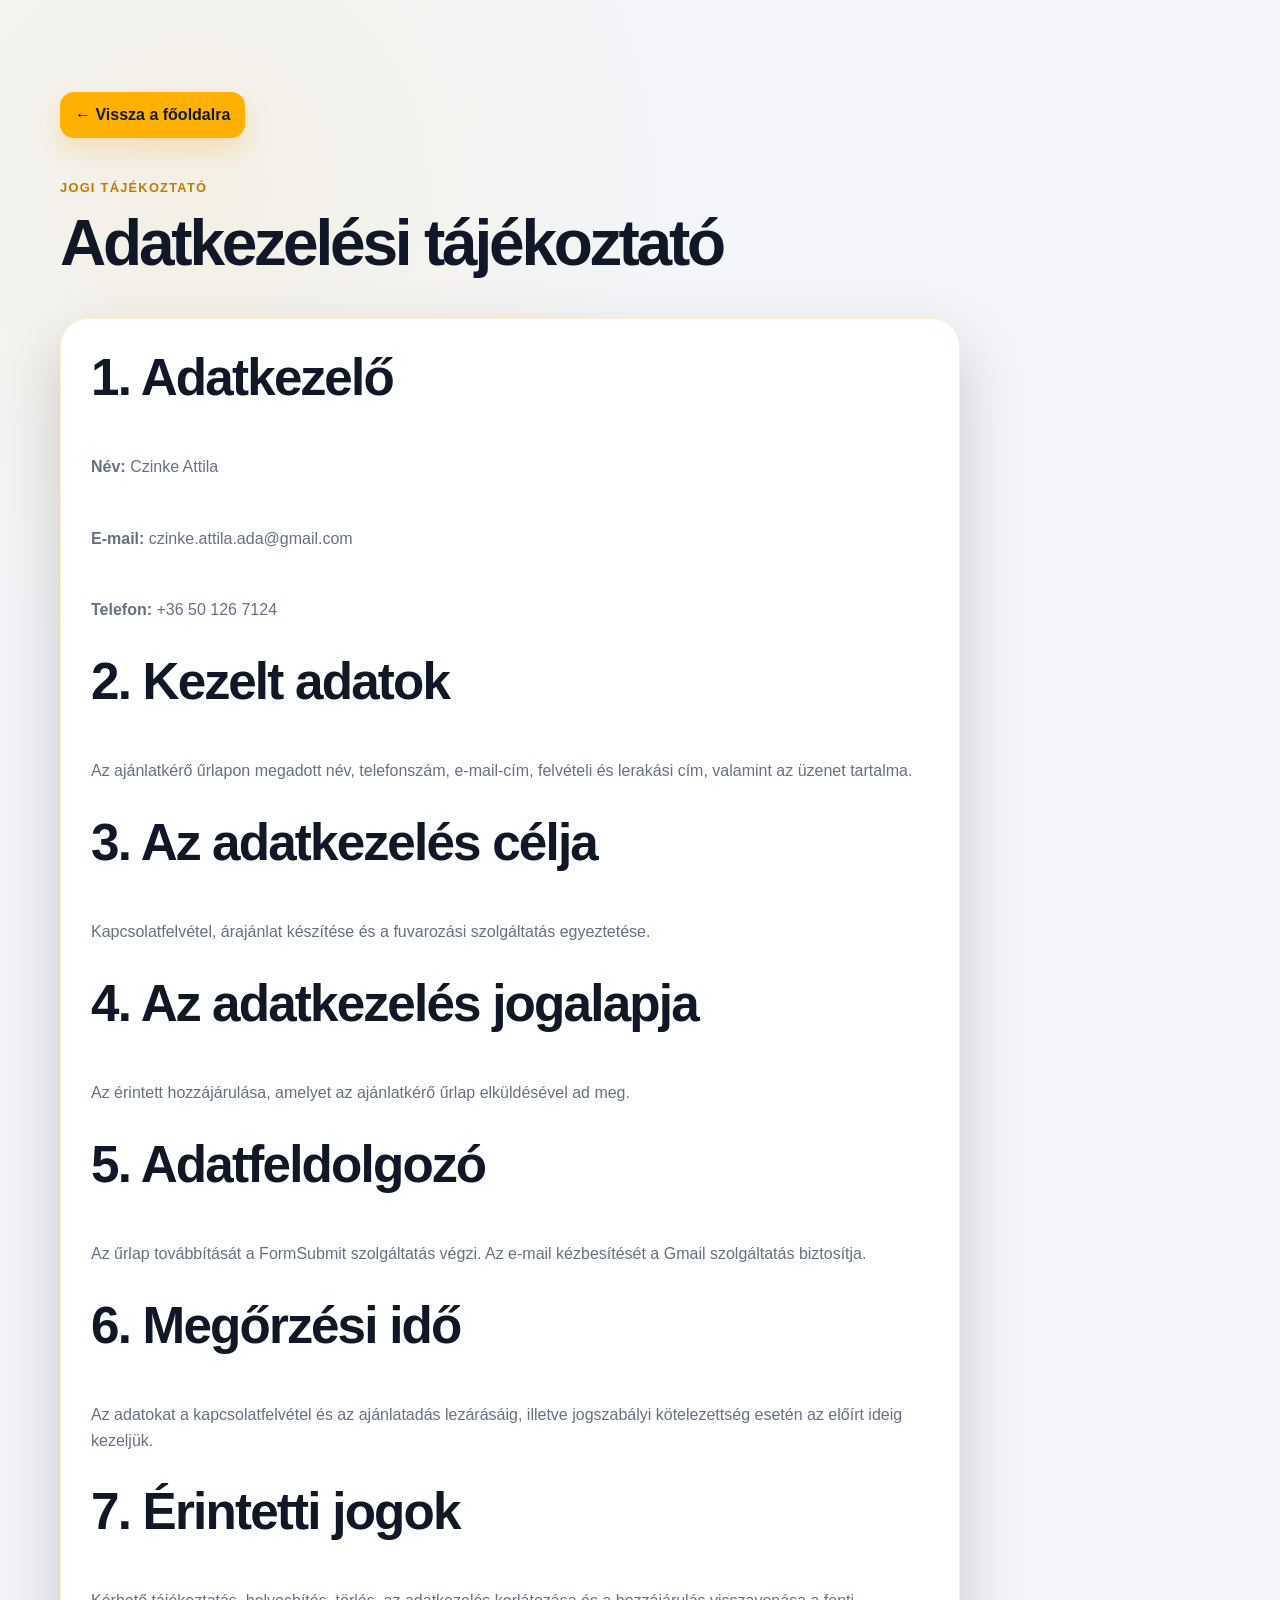
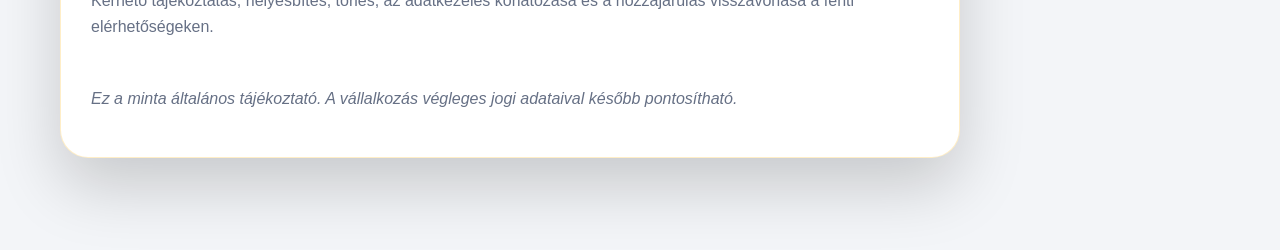
<file: adatkezeles.html>
<!DOCTYPE html>
<html lang="hu">
<head>
  <!-- Google Analytics 4 -->
  <script async src="https://www.googletagmanager.com/gtag/js?id=G-MKKN1TW5W1"></script>
  <script>
    window.dataLayer = window.dataLayer || [];
    function gtag(){dataLayer.push(arguments);}
    gtag('js', new Date());
    gtag('config', 'G-MKKN1TW5W1');
  </script>

  <meta charset="UTF-8">
  <meta name="viewport" content="width=device-width, initial-scale=1.0">
  <meta name="robots" content="noindex">
  <title>Adatkezelési tájékoztató | Czinke-Balogh Fuvarozás</title>
  <link rel="stylesheet" href="styles.css">
</head>
<body>
  <main class="section">
    <div class="container">
      <a class="button small" href="index.html">← Vissza a főoldalra</a>
      <div class="section-head" style="margin-top:36px">
        <span class="tag">Jogi tájékoztató</span>
        <h1 style="font-size:clamp(2.2rem,5vw,4rem)">Adatkezelési tájékoztató</h1>
      </div>
      <div class="form-card" style="max-width:900px">
        <h2>1. Adatkezelő</h2>
        <p><strong>Név:</strong> Czinke Attila</p>
        <p><strong>E-mail:</strong> czinke.attila.ada@gmail.com</p>
        <p><strong>Telefon:</strong> +36 50 126 7124</p>

        <h2>2. Kezelt adatok</h2>
        <p>Az ajánlatkérő űrlapon megadott név, telefonszám, e-mail-cím, felvételi és lerakási cím, valamint az üzenet tartalma.</p>

        <h2>3. Az adatkezelés célja</h2>
        <p>Kapcsolatfelvétel, árajánlat készítése és a fuvarozási szolgáltatás egyeztetése.</p>

        <h2>4. Az adatkezelés jogalapja</h2>
        <p>Az érintett hozzájárulása, amelyet az ajánlatkérő űrlap elküldésével ad meg.</p>

        <h2>5. Adatfeldolgozó</h2>
        <p>Az űrlap továbbítását a FormSubmit szolgáltatás végzi. Az e-mail kézbesítését a Gmail szolgáltatás biztosítja.</p>

        <h2>6. Megőrzési idő</h2>
        <p>Az adatokat a kapcsolatfelvétel és az ajánlatadás lezárásáig, illetve jogszabályi kötelezettség esetén az előírt ideig kezeljük.</p>

        <h2>7. Érintetti jogok</h2>
        <p>Kérhető tájékoztatás, helyesbítés, törlés, az adatkezelés korlátozása és a hozzájárulás visszavonása a fenti elérhetőségeken.</p>

        <p><em>Ez a minta általános tájékoztató. A vállalkozás végleges jogi adataival később pontosítható.</em></p>
      </div>
    </div>
  </main>
</body>
</html>
</file>
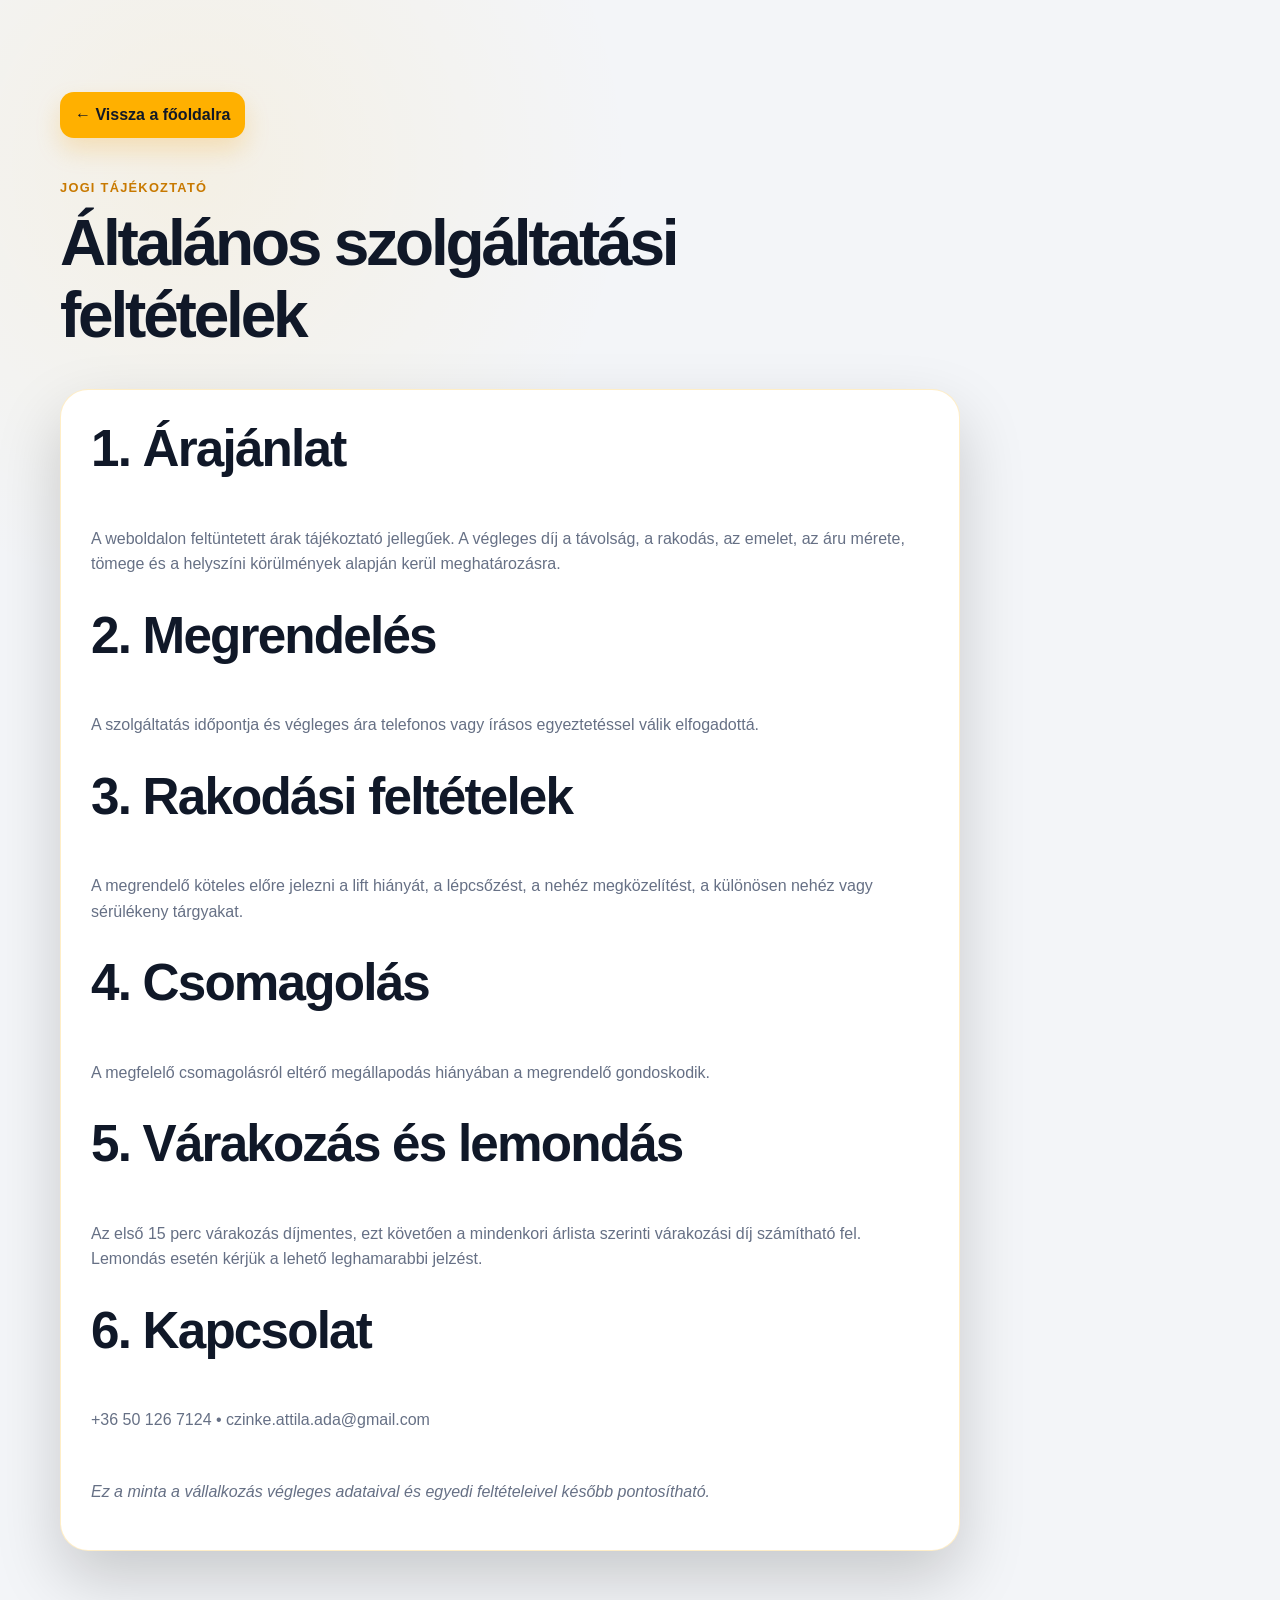
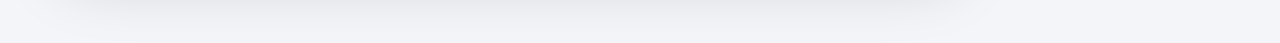
<file: aszf.html>
<!DOCTYPE html>
<html lang="hu">
<head>
  <!-- Google Analytics 4 -->
  <script async src="https://www.googletagmanager.com/gtag/js?id=G-MKKN1TW5W1"></script>
  <script>
    window.dataLayer = window.dataLayer || [];
    function gtag(){dataLayer.push(arguments);}
    gtag('js', new Date());
    gtag('config', 'G-MKKN1TW5W1');
  </script>

  <meta charset="UTF-8">
  <meta name="viewport" content="width=device-width, initial-scale=1.0">
  <meta name="robots" content="noindex">
  <title>Általános feltételek | Czinke-Balogh Fuvarozás</title>
  <link rel="stylesheet" href="styles.css">
</head>
<body>
  <main class="section">
    <div class="container">
      <a class="button small" href="index.html">← Vissza a főoldalra</a>
      <div class="section-head" style="margin-top:36px">
        <span class="tag">Jogi tájékoztató</span>
        <h1 style="font-size:clamp(2.2rem,5vw,4rem)">Általános szolgáltatási feltételek</h1>
      </div>
      <div class="form-card" style="max-width:900px">
        <h2>1. Árajánlat</h2>
        <p>A weboldalon feltüntetett árak tájékoztató jellegűek. A végleges díj a távolság, a rakodás, az emelet, az áru mérete, tömege és a helyszíni körülmények alapján kerül meghatározásra.</p>

        <h2>2. Megrendelés</h2>
        <p>A szolgáltatás időpontja és végleges ára telefonos vagy írásos egyeztetéssel válik elfogadottá.</p>

        <h2>3. Rakodási feltételek</h2>
        <p>A megrendelő köteles előre jelezni a lift hiányát, a lépcsőzést, a nehéz megközelítést, a különösen nehéz vagy sérülékeny tárgyakat.</p>

        <h2>4. Csomagolás</h2>
        <p>A megfelelő csomagolásról eltérő megállapodás hiányában a megrendelő gondoskodik.</p>

        <h2>5. Várakozás és lemondás</h2>
        <p>Az első 15 perc várakozás díjmentes, ezt követően a mindenkori árlista szerinti várakozási díj számítható fel. Lemondás esetén kérjük a lehető leghamarabbi jelzést.</p>

        <h2>6. Kapcsolat</h2>
        <p>+36 50 126 7124 • czinke.attila.ada@gmail.com</p>

        <p><em>Ez a minta a vállalkozás végleges adataival és egyedi feltételeivel később pontosítható.</em></p>
      </div>
    </div>
  </main>
</body>
</html>
</file>
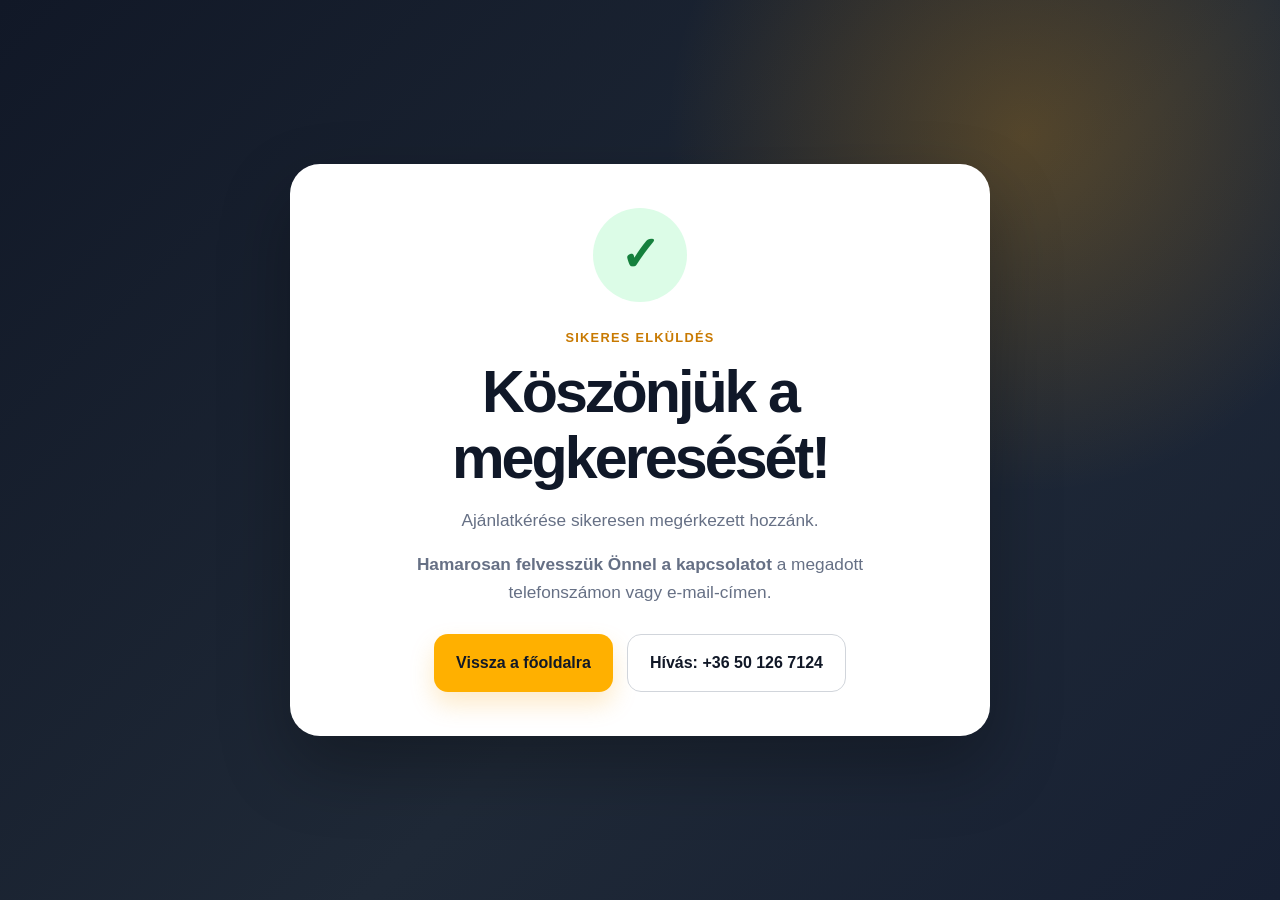
<file: koszonjuk.html>
<!DOCTYPE html>
<html lang="hu">
<head>
  <!-- Google Analytics 4 -->
  <script async src="https://www.googletagmanager.com/gtag/js?id=G-MKKN1TW5W1"></script>
  <script>
    window.dataLayer = window.dataLayer || [];
    function gtag(){dataLayer.push(arguments);}
    gtag('js', new Date());
    gtag('config', 'G-MKKN1TW5W1');
  </script>

  <meta charset="UTF-8">
  <meta name="viewport" content="width=device-width, initial-scale=1.0">
  <meta name="robots" content="noindex">
  <meta name="theme-color" content="#111827">
  <title>Sikeres ajánlatkérés | Czinke-Balogh Fuvarozás</title>
  <link rel="icon" href="favicon.svg" type="image/svg+xml">
  <link rel="stylesheet" href="styles.css">
  <style>
    .success-page{min-height:100vh;display:grid;place-items:center;padding:32px 16px;background:radial-gradient(circle at 80% 15%,rgba(245,158,11,.25),transparent 28%),linear-gradient(135deg,#111827,#1f2937 58%,#172033)}
    .success-card{width:min(700px,100%);background:#fff;border-radius:30px;padding:44px;text-align:center;box-shadow:0 30px 70px rgba(0,0,0,.28)}
    .success-icon{width:94px;height:94px;margin:0 auto 22px;border-radius:50%;display:grid;place-items:center;background:#dcfce7;color:#15803d;font-size:3rem;font-weight:900}
    .success-card h1{font-size:clamp(2rem,6vw,3.7rem);margin-bottom:16px}
    .success-card p{font-size:1.08rem;max-width:540px;margin:0 auto 16px}
    .success-actions{display:flex;gap:14px;justify-content:center;flex-wrap:wrap;margin-top:28px}
    .button.secondary{background:#fff;border:1px solid #d1d5db;box-shadow:none}
    @media(max-width:620px){.success-card{padding:30px 22px}.success-actions{flex-direction:column}}
  </style>
</head>
<body>
  <main class="success-page">
    <section class="success-card">
      <div class="success-icon">✓</div>
      <span class="tag">Sikeres elküldés</span>
      <h1>Köszönjük a megkeresését!</h1>
      <p>Ajánlatkérése sikeresen megérkezett hozzánk.</p>
      <p><strong>Hamarosan felvesszük Önnel a kapcsolatot</strong> a megadott telefonszámon vagy e-mail-címen.</p>
      <div class="success-actions">
        <a class="button" href="index.html">Vissza a főoldalra</a>
        <a class="button secondary" href="tel:+36501267124">Hívás: +36 50 126 7124</a>
      </div>
    </section>
  </main>

  <script>
    if (sessionStorage.getItem('cbQuoteSubmitted') === 'yes') {
      sessionStorage.removeItem('cbQuoteSubmitted');
      if (typeof gtag === 'function') {
        gtag('event', 'generate_lead', {
          event_category: 'árajánlat',
          method: 'FormSubmit',
          currency: 'HUF'
        });
      }
    }
  </script>

</body>
</html>
</file>
<file: styles.css>
:root{
  --bg:#f4f6f8;
  --card:#ffffff;
  --text:#172033;
  --muted:#687386;
  --dark:#111827;
  --dark2:#1f2937;
  --accent:#f59e0b;
  --accent2:#fbbf24;
  --line:#e5e7eb;
  --success:#16a34a;
  --radius:22px;
  --shadow:0 22px 60px rgba(17,24,39,.12);
}
*{box-sizing:border-box}
html{scroll-behavior:smooth}
body{margin:0;font-family:Arial,Helvetica,sans-serif;background:var(--bg);color:var(--text);line-height:1.6}
body.no-scroll{overflow:hidden}
a{text-decoration:none;color:inherit}
button,input,textarea{font:inherit}
.container{width:min(1160px,calc(100% - 32px));margin:auto}
.section{padding:92px 0}
.tag{display:inline-block;color:#c87900;font-size:.8rem;font-weight:800;text-transform:uppercase;letter-spacing:.1em;margin-bottom:10px}
h1,h2,h3{line-height:1.12;margin-top:0}
h1{font-size:clamp(2.6rem,6vw,5.2rem);letter-spacing:-.05em;margin-bottom:22px}
h2{font-size:clamp(2rem,4vw,3.35rem);letter-spacing:-.035em;margin-bottom:18px}
h3{font-size:1.25rem}
p{color:var(--muted)}
.lead{font-size:1.16rem;max-width:720px}
.button{display:inline-flex;align-items:center;justify-content:center;background:var(--accent);color:#111827;font-weight:800;padding:15px 22px;border-radius:14px;box-shadow:0 12px 25px rgba(245,158,11,.22);transition:.2s;border:0;cursor:pointer}
.button:hover{transform:translateY(-2px);background:var(--accent2)}
.button.small{padding:10px 15px}
.button.full{width:100%}
.button.ghost{background:transparent;color:white;border:1px solid rgba(255,255,255,.35);box-shadow:none}
.header{position:sticky;top:0;z-index:50;background:rgba(255,255,255,.92);backdrop-filter:blur(12px);border-bottom:1px solid var(--line)}
.nav{min-height:76px;display:flex;align-items:center;gap:24px}
.logo{display:flex;align-items:center;gap:12px;margin-right:auto}
.logo-mark{width:46px;height:46px;border-radius:14px;background:var(--dark);color:white;display:grid;place-items:center;font-weight:900}
.logo strong,.logo small{display:block}
.logo small{font-size:.72rem;color:var(--muted)}
.menu{display:flex;gap:18px;font-weight:700;font-size:.9rem}
.menu a:hover{color:#c87900}
.menu-btn{display:none;background:none;border:0;font-size:1.7rem}
.hero{padding:100px 0 82px;color:white;background:radial-gradient(circle at 84% 16%,rgba(245,158,11,.26),transparent 26%),linear-gradient(135deg,#111827,#1f2937 58%,#172033)}
.hero p{color:#cbd5e1}
.hero-grid{display:grid;grid-template-columns:1.35fr .75fr;gap:60px;align-items:center}
.actions{display:flex;gap:14px;flex-wrap:wrap;margin:30px 0}
.features{display:grid;grid-template-columns:repeat(2,1fr);gap:10px;color:#e5e7eb;font-weight:700}
.hero-panel,.highlight,.contact-card,.form-card,.fleet-card{background:white;color:var(--text);padding:30px;border-radius:28px;box-shadow:0 28px 65px rgba(0,0,0,.18)}
.hero-panel p,.highlight p{color:var(--muted)}
.hero-panel-top{display:flex;justify-content:space-between;align-items:center;gap:10px}
.badge{display:inline-block;background:#fef3c7;color:#92400e;padding:7px 11px;border-radius:999px;font-weight:800;font-size:.8rem}
.availability-dot{font-size:.8rem;color:#166534;font-weight:800}
.availability-dot:before{content:"";display:inline-block;width:8px;height:8px;border-radius:50%;background:#22c55e;margin-right:7px;box-shadow:0 0 0 5px rgba(34,197,94,.12)}
.van-visual{position:relative;height:190px;margin:10px 0 6px;overflow:hidden}
.road{position:absolute;left:0;right:0;bottom:28px;height:5px;background:#d1d5db;border-radius:99px}
.van-shape{position:absolute;left:50%;bottom:30px;transform:translateX(-50%);width:270px;height:105px;background:var(--accent);border-radius:28px 18px 12px 12px;box-shadow:inset 0 -10px rgba(0,0,0,.08)}
.van-shape:after{content:"";position:absolute;right:-38px;bottom:0;width:90px;height:86px;background:var(--accent);border-radius:12px 30px 12px 0}
.van-brand{position:absolute;left:22px;top:38px;font-weight:900;color:#111827}
.window{position:absolute;right:-20px;top:12px;width:58px;height:36px;background:#dbeafe;border-radius:8px 18px 5px 5px;z-index:2}
.wheel{position:absolute;bottom:-19px;width:42px;height:42px;border-radius:50%;background:#111827;border:8px solid #374151;z-index:3}
.wheel-a{left:42px}.wheel-b{right:-18px}
.trustbar{background:#fff;border-bottom:1px solid var(--line)}
.trust-grid{display:grid;grid-template-columns:repeat(4,1fr)}
.trust-grid div{padding:24px;border-right:1px solid var(--line)}
.trust-grid div:last-child{border-right:0}
.trust-grid strong,.trust-grid span{display:block}
.trust-grid strong{font-size:1.1rem}
.trust-grid span{font-size:.88rem;color:var(--muted)}
.section-head{max-width:760px;margin-bottom:38px}
.cards{display:grid;grid-template-columns:repeat(3,1fr);gap:22px}
.service-card{background:white;border:1px solid var(--line);border-radius:var(--radius);padding:28px;box-shadow:0 14px 34px rgba(17,24,39,.05);transition:.2s}
.service-card:hover{transform:translateY(-5px);box-shadow:var(--shadow)}
.service-card>span{font-size:2rem}
.service-card p{margin-bottom:0}
.split{display:grid;grid-template-columns:1.2fr .8fr;gap:60px;align-items:center}
.fleet{background:#fff}
.fleet-card{text-align:center}
.fleet-icon{font-size:5rem}
.spec-grid{display:grid;grid-template-columns:repeat(2,1fr);gap:14px;margin-top:26px}
.spec-grid div{background:var(--bg);border:1px solid var(--line);padding:18px;border-radius:16px}
.spec-grid strong,.spec-grid span{display:block}
.spec-grid span{font-size:.88rem;color:var(--muted)}
.dark{background:var(--dark);color:white}
.light h2,.light p{color:white}
.price-top{display:grid;grid-template-columns:1.2fr 1fr 1fr;gap:20px;margin-bottom:26px}
.price-card{background:#1f2937;border:1px solid #374151;border-radius:22px;padding:28px}
.price-card.featured{background:white;color:var(--text)}
.price-card small{display:block;color:#94a3b8;font-weight:800;text-transform:uppercase;letter-spacing:.08em}
.price-card strong{display:block;font-size:2.15rem;margin:12px 0}
.price-card strong span{font-size:1rem;color:var(--muted)}
.price-card p{color:#cbd5e1}
.price-card.featured p{color:var(--muted)}
.price-list{background:white;color:var(--text);border-radius:22px;overflow:hidden}
.price-list div{display:flex;justify-content:space-between;gap:20px;padding:18px 22px;border-bottom:1px solid var(--line)}
.price-list div:last-child{border-bottom:0}
.price-note{color:#cbd5e1;margin-top:18px;font-size:.9rem}
.checks{padding:0;list-style:none}
.checks li{padding:7px 0;font-weight:700}
.checks li:before{content:"✓";color:#c87900;margin-right:9px}
.highlight>span{font-size:3rem}
.process{background:#fff}
.steps{display:grid;grid-template-columns:repeat(3,1fr);gap:22px}
.steps div{background:var(--bg);padding:28px;border-radius:22px;border:1px solid var(--line)}
.steps b{width:42px;height:42px;border-radius:50%;display:grid;place-items:center;background:var(--accent);margin-bottom:16px}
.faq-list{display:grid;gap:14px}
.faq-list details{background:#fff;border:1px solid var(--line);border-radius:18px;padding:18px 20px}
.faq-list summary{cursor:pointer;font-weight:800}
.faq-list p{margin-bottom:0}
.quote-section{background:linear-gradient(135deg,#fff7e6,#f5f7fb)}
.form-card{display:grid;gap:14px}
.form-row{display:grid;grid-template-columns:1fr 1fr;gap:14px}
.form-card label{font-weight:800;font-size:.92rem}
.form-card input,.form-card textarea{width:100%;margin-top:6px;border:1px solid #d7dce4;border-radius:12px;padding:13px;background:#fff}
.form-card input:focus,.form-card textarea:focus{outline:2px solid #fbbf24;border-color:#fbbf24}
.form-note{font-size:.82rem;text-align:center;margin:0}
.hidden-field{display:none!important}
.consent{display:flex;gap:10px;align-items:flex-start;font-weight:600!important}
.consent input{width:auto;margin-top:4px}
.contact{background:#eef2f7}
.contact-card{display:flex;flex-direction:column;gap:8px}
.contact-card small{margin-top:10px;color:var(--muted);text-transform:uppercase;font-weight:800;letter-spacing:.08em}
.contact-card>a:not(.button){font-size:1.2rem;font-weight:900;word-break:break-word}
.contact-card strong{font-size:1.1rem}
.floating{position:fixed;right:18px;bottom:18px;width:58px;height:58px;border-radius:50%;background:var(--accent);display:grid;place-items:center;font-size:1.6rem;box-shadow:0 14px 30px rgba(0,0,0,.25);z-index:60}
.mobile-cta{display:none}
footer{background:#0b1220;color:white;padding:30px 0}
.footer{display:flex;justify-content:space-between;align-items:center;gap:20px;flex-wrap:wrap}
.footer p{margin:3px 0;color:#94a3b8}
.footer-links{display:flex;gap:16px;font-size:.9rem}
.footer-links a:hover{color:var(--accent)}
.cookie-banner{position:fixed;left:20px;right:20px;bottom:20px;z-index:100;background:#fff;border:1px solid var(--line);box-shadow:var(--shadow);border-radius:18px;padding:16px 18px;display:flex;align-items:center;justify-content:space-between;gap:18px}
.cookie-banner p{margin:0}
.cookie-banner a{text-decoration:underline}
.cookie-banner.hidden{display:none}
.reveal{opacity:0;transform:translateY(18px);transition:opacity .6s ease,transform .6s ease}
.reveal.visible{opacity:1;transform:none}
@media(max-width:1000px){
  .menu,.desktop-call{display:none}
  .menu-btn{display:block}
  .menu.open{display:flex;position:absolute;top:76px;left:0;right:0;flex-direction:column;background:white;padding:20px 24px;border-bottom:1px solid var(--line)}
  .hero-grid,.split{grid-template-columns:1fr}
  .cards{grid-template-columns:repeat(2,1fr)}
  .price-top{grid-template-columns:1fr}
  .trust-grid{grid-template-columns:repeat(2,1fr)}
}
@media(max-width:620px){
  .section{padding:66px 0}
  .hero{padding-top:70px}
  .features,.cards,.steps,.trust-grid,.spec-grid,.form-row{grid-template-columns:1fr}
  .actions{flex-direction:column}
  .button{width:100%}
  .price-list div{flex-direction:column;gap:3px}
  .footer{flex-direction:column;align-items:flex-start}
  .logo small{display:none}
  .trust-grid div{border-right:0;border-bottom:1px solid var(--line)}
  .floating{display:none}
  .mobile-cta{display:grid;grid-template-columns:1fr 1fr;position:fixed;left:0;right:0;bottom:0;z-index:70;background:#111827}
  .mobile-cta a{padding:14px;color:white;text-align:center;font-weight:800}
  .mobile-cta a:last-child{background:var(--accent);color:#111827}
  body{padding-bottom:54px}
  .cookie-banner{bottom:68px;flex-direction:column;align-items:stretch}
}


.form-status{
  display:none;
  padding:12px 14px;
  border-radius:12px;
  font-weight:700;
  font-size:.92rem;
}
.form-status.loading{
  display:block;
  background:#fff7ed;
  color:#9a3412;
  border:1px solid #fed7aa;
}
.form-status.error{
  display:block;
  background:#fef2f2;
  color:#b91c1c;
  border:1px solid #fecaca;
}
#submitButton:disabled{
  opacity:.65;
  cursor:not-allowed;
  transform:none;
}


/* Modern visual upgrade */
:root{
  --bg:#f3f5f8;
  --card:#ffffff;
  --text:#101828;
  --muted:#667085;
  --dark:#0b1220;
  --dark2:#172033;
  --accent:#ffb000;
  --accent2:#ffc84a;
  --line:#e4e7ec;
  --radius:26px;
  --shadow:0 24px 70px rgba(16,24,40,.12);
}
body{
  background:
    radial-gradient(circle at 15% 10%,rgba(255,176,0,.08),transparent 24%),
    var(--bg);
}
.header{
  background:rgba(255,255,255,.78);
  border-bottom:1px solid rgba(228,231,236,.75);
}
.top-ribbon{
  background:#0b1220;
  color:#fff;
  font-size:.86rem;
}
.ribbon-inner{
  min-height:38px;
  display:flex;
  justify-content:space-between;
  align-items:center;
  gap:18px;
}
.ribbon-inner a{
  color:var(--accent2);
  font-weight:800;
}
.hero{
  position:relative;
  overflow:hidden;
  padding:118px 0 96px;
  background:
    radial-gradient(circle at 80% 20%,rgba(255,176,0,.22),transparent 24%),
    radial-gradient(circle at 20% 80%,rgba(59,130,246,.12),transparent 26%),
    linear-gradient(135deg,#08101d,#111c31 58%,#18243b);
}
.hero:before,
.hero:after{
  content:"";
  position:absolute;
  border-radius:50%;
  filter:blur(2px);
  pointer-events:none;
}
.hero:before{
  width:420px;
  height:420px;
  right:-160px;
  top:-120px;
  border:1px solid rgba(255,255,255,.08);
}
.hero:after{
  width:260px;
  height:260px;
  left:-120px;
  bottom:-100px;
  border:1px solid rgba(255,176,0,.15);
}
.hero-copy{position:relative;z-index:2}
.hero-panel{
  position:relative;
  overflow:hidden;
  background:rgba(255,255,255,.94);
  border:1px solid rgba(255,255,255,.45);
  box-shadow:0 36px 90px rgba(0,0,0,.28);
}
.hero-panel:before{
  content:"";
  position:absolute;
  inset:0;
  background:linear-gradient(145deg,rgba(255,255,255,.22),transparent 45%);
  pointer-events:none;
}
.van-visual{
  transform:scale(1.05);
  transition:.35s ease;
}
.hero-panel:hover .van-visual{transform:scale(1.09)}
.trustbar{
  position:relative;
  z-index:3;
  box-shadow:0 16px 45px rgba(16,24,40,.05);
}
.trust-grid div{
  transition:.2s ease;
}
.trust-grid div:hover{
  background:#fff8e8;
}
.service-card,
.benefit-card{
  position:relative;
  overflow:hidden;
}
.service-card:after,
.benefit-card:after{
  content:"";
  position:absolute;
  width:100px;
  height:100px;
  right:-45px;
  top:-45px;
  border-radius:50%;
  background:rgba(255,176,0,.08);
}
.service-card:hover{
  border-color:rgba(255,176,0,.55);
}
.why-us{
  background:linear-gradient(180deg,#fff,#f7f9fc);
}
.benefit-grid{
  display:grid;
  grid-template-columns:repeat(4,1fr);
  gap:20px;
}
.benefit-card{
  background:#fff;
  border:1px solid var(--line);
  border-radius:24px;
  padding:26px;
  box-shadow:0 14px 40px rgba(16,24,40,.05);
}
.benefit-number{
  display:inline-flex;
  width:44px;
  height:44px;
  align-items:center;
  justify-content:center;
  border-radius:14px;
  background:#fff4d6;
  color:#9a6700;
  font-weight:900;
  margin-bottom:18px;
}
.price-card{
  transition:.22s ease;
}
.price-card:hover{
  transform:translateY(-4px);
}
.price-card.featured{
  border:2px solid var(--accent);
}
.faq-list details{
  transition:.2s ease;
}
.faq-list details[open]{
  border-color:rgba(255,176,0,.6);
  box-shadow:0 16px 44px rgba(16,24,40,.07);
}
.form-card{
  border:1px solid rgba(255,176,0,.22);
}
.form-card input,
.form-card textarea{
  transition:.2s ease;
}
.form-card input:hover,
.form-card textarea:hover{
  border-color:#b8c0cc;
}
.final-cta{
  padding-top:40px;
  background:#eef2f7;
}
.final-cta-box{
  display:flex;
  align-items:center;
  justify-content:space-between;
  gap:34px;
  background:
    radial-gradient(circle at 90% 10%,rgba(255,176,0,.25),transparent 25%),
    #0b1220;
  color:#fff;
  border-radius:30px;
  padding:42px;
  box-shadow:0 30px 80px rgba(16,24,40,.18);
}
.final-cta-box h2,
.final-cta-box p{color:#fff}
.final-cta-box p{opacity:.78}
.final-cta-actions{
  display:flex;
  gap:12px;
  flex-shrink:0;
}
.secondary-button{
  background:#fff;
  color:#101828;
  box-shadow:none;
}
.contact-card{
  border:1px solid rgba(16,24,40,.06);
}
.footer-links a{
  position:relative;
}
.footer-links a:after{
  content:"";
  position:absolute;
  left:0;
  right:100%;
  bottom:-3px;
  height:2px;
  background:var(--accent);
  transition:.2s;
}
.footer-links a:hover:after{right:0}
@media(max-width:1000px){
  .benefit-grid{grid-template-columns:repeat(2,1fr)}
  .final-cta-box{align-items:flex-start;flex-direction:column}
}
@media(max-width:620px){
  .top-ribbon{display:none}
  .hero{padding-top:78px}
  .benefit-grid{grid-template-columns:1fr}
  .final-cta-box{padding:28px 22px}
  .final-cta-actions{width:100%;flex-direction:column}
}


/* Route and price calculator */
.calculator-layout{
  display:grid;
  grid-template-columns:1.2fr .8fr;
  gap:28px;
  align-items:start;
}
.route-calculator{
  background:#fff;
  border:1px solid var(--line);
  border-radius:30px;
  padding:30px;
  box-shadow:var(--shadow);
}
.fixed-stop,
.route-stop{
  display:grid;
  grid-template-columns:44px 1fr auto;
  gap:14px;
  align-items:center;
  padding:16px;
  border-radius:18px;
  border:1px solid var(--line);
  background:#f8fafc;
  margin-bottom:12px;
}
.fixed-stop strong,
.fixed-stop small{display:block}
.fixed-stop small{color:var(--muted)}
.stop-index{
  width:40px;
  height:40px;
  border-radius:13px;
  background:var(--dark);
  color:#fff;
  display:grid;
  place-items:center;
  font-weight:900;
}
.lock-label{
  color:#667085;
  font-size:.8rem;
  font-weight:800;
}
.route-stop{
  background:#fff;
  position:relative;
}
.route-stop label{
  font-weight:800;
  font-size:.92rem;
}
.route-stop input{
  width:100%;
  margin-top:6px;
  border:1px solid #d7dce4;
  border-radius:12px;
  padding:13px;
}
.remove-stop{
  width:38px;
  height:38px;
  border:0;
  border-radius:12px;
  background:#fef2f2;
  color:#b42318;
  font-size:1.4rem;
  cursor:pointer;
}
.add-stop-button{
  width:100%;
  border:1px dashed #d0d5dd;
  background:#fff;
  padding:13px;
  border-radius:14px;
  font-weight:800;
  cursor:pointer;
  margin:2px 0 12px;
}
.add-stop-button:hover{
  border-color:var(--accent);
  background:#fffaf0;
}
.return-stop{margin-top:0}
.cargo-options{
  margin-top:26px;
  padding-top:24px;
  border-top:1px solid var(--line);
}
.cargo-options select,
.cargo-options input{
  width:100%;
  margin-top:6px;
  border:1px solid #d7dce4;
  border-radius:12px;
  padding:13px;
  background:#fff;
}
.option-grid{
  display:grid;
  grid-template-columns:repeat(3,1fr);
  gap:12px;
  margin-top:14px;
}
.option-card{
  display:flex;
  gap:10px;
  align-items:flex-start;
  border:1px solid var(--line);
  border-radius:16px;
  padding:14px;
  cursor:pointer;
  background:#fff;
}
.option-card input{
  width:auto;
  margin-top:4px;
}
.option-card strong,
.option-card small{display:block}
.option-card small{
  color:var(--muted);
  font-weight:500;
  line-height:1.35;
  margin-top:3px;
}
.calculate-button{margin-top:22px}
.calculator-status{
  display:none;
  margin-top:14px;
  border-radius:13px;
  padding:13px 15px;
  font-weight:700;
}
.calculator-status.loading{
  display:block;
  background:#fff7ed;
  color:#9a3412;
  border:1px solid #fed7aa;
}
.calculator-status.error{
  display:block;
  background:#fef2f2;
  color:#b42318;
  border:1px solid #fecdca;
}
.route-result{
  margin-top:20px;
  border:1px solid #dbe4ee;
  border-radius:20px;
  overflow:hidden;
}
.result-summary{
  display:grid;
  grid-template-columns:repeat(3,1fr);
  background:#0b1220;
  color:#fff;
}
.result-summary div{
  padding:18px;
  border-right:1px solid rgba(255,255,255,.12);
}
.result-summary div:last-child{border-right:0}
.result-summary small,
.result-summary strong{display:block}
.result-summary small{
  color:#98a2b3;
  font-size:.78rem;
  text-transform:uppercase;
  font-weight:800;
}
.result-summary strong{font-size:1.25rem}
.price-result strong{color:var(--accent2)}
.route-legs{padding:14px 18px;background:#fff}
.route-leg{
  display:flex;
  justify-content:space-between;
  gap:16px;
  padding:12px 0;
  border-bottom:1px solid var(--line);
}
.route-leg:last-child{border-bottom:0}
.route-leg span{color:var(--muted)}
.calculation-details{
  background:#f8fafc;
  padding:14px 18px;
  border-top:1px solid var(--line);
}
.calculation-details div{
  display:flex;
  justify-content:space-between;
  gap:12px;
  padding:7px 0;
}
.estimate-warning{
  margin:0;
  padding:15px 18px;
  background:#fffbeb;
  color:#92400e;
  font-size:.88rem;
  border-top:1px solid #fde68a;
}
.calculation-required{
  padding:12px 14px;
  border-radius:12px;
  background:#fff7ed;
  color:#9a3412;
  border:1px solid #fed7aa;
  font-weight:700;
  font-size:.88rem;
}
.calculation-required.done{
  background:#ecfdf3;
  color:#027a48;
  border-color:#abefc6;
}
.free-map-note{
  margin-top:22px;
  background:#eef4ff;
  border:1px solid #c7d7fe;
  color:#344054;
  border-radius:16px;
  padding:16px 18px;
  font-size:.9rem;
}
@media(max-width:1000px){
  .calculator-layout{grid-template-columns:1fr}
  .option-grid{grid-template-columns:1fr}
}
@media(max-width:620px){
  .route-calculator{padding:20px}
  .fixed-stop,.route-stop{grid-template-columns:38px 1fr}
  .lock-label,.remove-stop{grid-column:2}
  .remove-stop{justify-self:end;margin-top:-50px}
  .result-summary{grid-template-columns:1fr}
  .result-summary div{border-right:0;border-bottom:1px solid rgba(255,255,255,.12)}
  .route-leg,.calculation-details div{flex-direction:column;gap:2px}
}


/* Fixed-price selectable cargo items */
.item-extras{
  margin-top:24px;
  padding-top:22px;
  border-top:1px solid var(--line);
}
.item-extras h3{margin-bottom:6px}
.item-extras-help{
  margin-top:0;
  font-size:.9rem;
}
.extra-item-grid{
  display:grid;
  grid-template-columns:repeat(2,1fr);
  gap:12px;
  margin-top:14px;
}
.extra-item-card{
  display:grid;
  grid-template-columns:auto 1fr 72px;
  gap:11px;
  align-items:center;
  border:1px solid var(--line);
  border-radius:16px;
  padding:13px;
  background:#fff;
  cursor:pointer;
  transition:.2s ease;
}
.extra-item-card:hover{
  border-color:rgba(255,176,0,.65);
  background:#fffaf0;
}
.extra-item-card:has(.priced-item:checked){
  border-color:var(--accent);
  background:#fff8e6;
  box-shadow:0 8px 24px rgba(255,176,0,.12);
}
.extra-item-card .priced-item{
  width:19px;
  height:19px;
  margin:0;
}
.extra-item-main strong,
.extra-item-main small{
  display:block;
}
.extra-item-main small{
  color:var(--muted);
  margin-top:2px;
}
.extra-item-card .item-quantity{
  width:100%;
  margin:0;
  padding:9px 7px;
  text-align:center;
}
.service-area{
  padding-top:58px;
  padding-bottom:30px;
  background:#fff;
}
@media(max-width:620px){
  .extra-item-grid{grid-template-columns:1fr}
  .extra-item-card{grid-template-columns:auto 1fr 68px}
}


/* Nationwide SEO coverage block */
.nationwide-coverage{
  background:#fff;
}
.coverage-details{
  background:#f8fafc;
  border:1px solid var(--line);
  border-radius:20px;
  overflow:hidden;
}
.coverage-details summary{
  cursor:pointer;
  padding:20px 22px;
  font-weight:900;
  font-size:1.05rem;
  list-style:none;
}
.coverage-details summary::-webkit-details-marker{display:none}
.coverage-details summary:after{
  content:"+";
  float:right;
  color:#9a6700;
  font-size:1.35rem;
}
.coverage-details[open] summary:after{content:"–"}
.coverage-content{
  padding:0 22px 22px;
  border-top:1px solid var(--line);
}
.coverage-content h3{
  margin-top:22px;
  margin-bottom:8px;
}
.coverage-content p{
  margin-top:0;
  line-height:1.8;
}
.coverage-note{
  background:#fff8e6;
  border:1px solid #fde68a;
  color:#7c2d12;
  border-radius:14px;
  padding:14px 16px;
}


.distance-formula-row{
  margin:6px -4px;
  padding:11px 4px !important;
  border-top:1px dashed #d0d5dd;
  border-bottom:1px dashed #d0d5dd;
}
.distance-formula-row strong{
  color:#9a6700;
}
</file>
